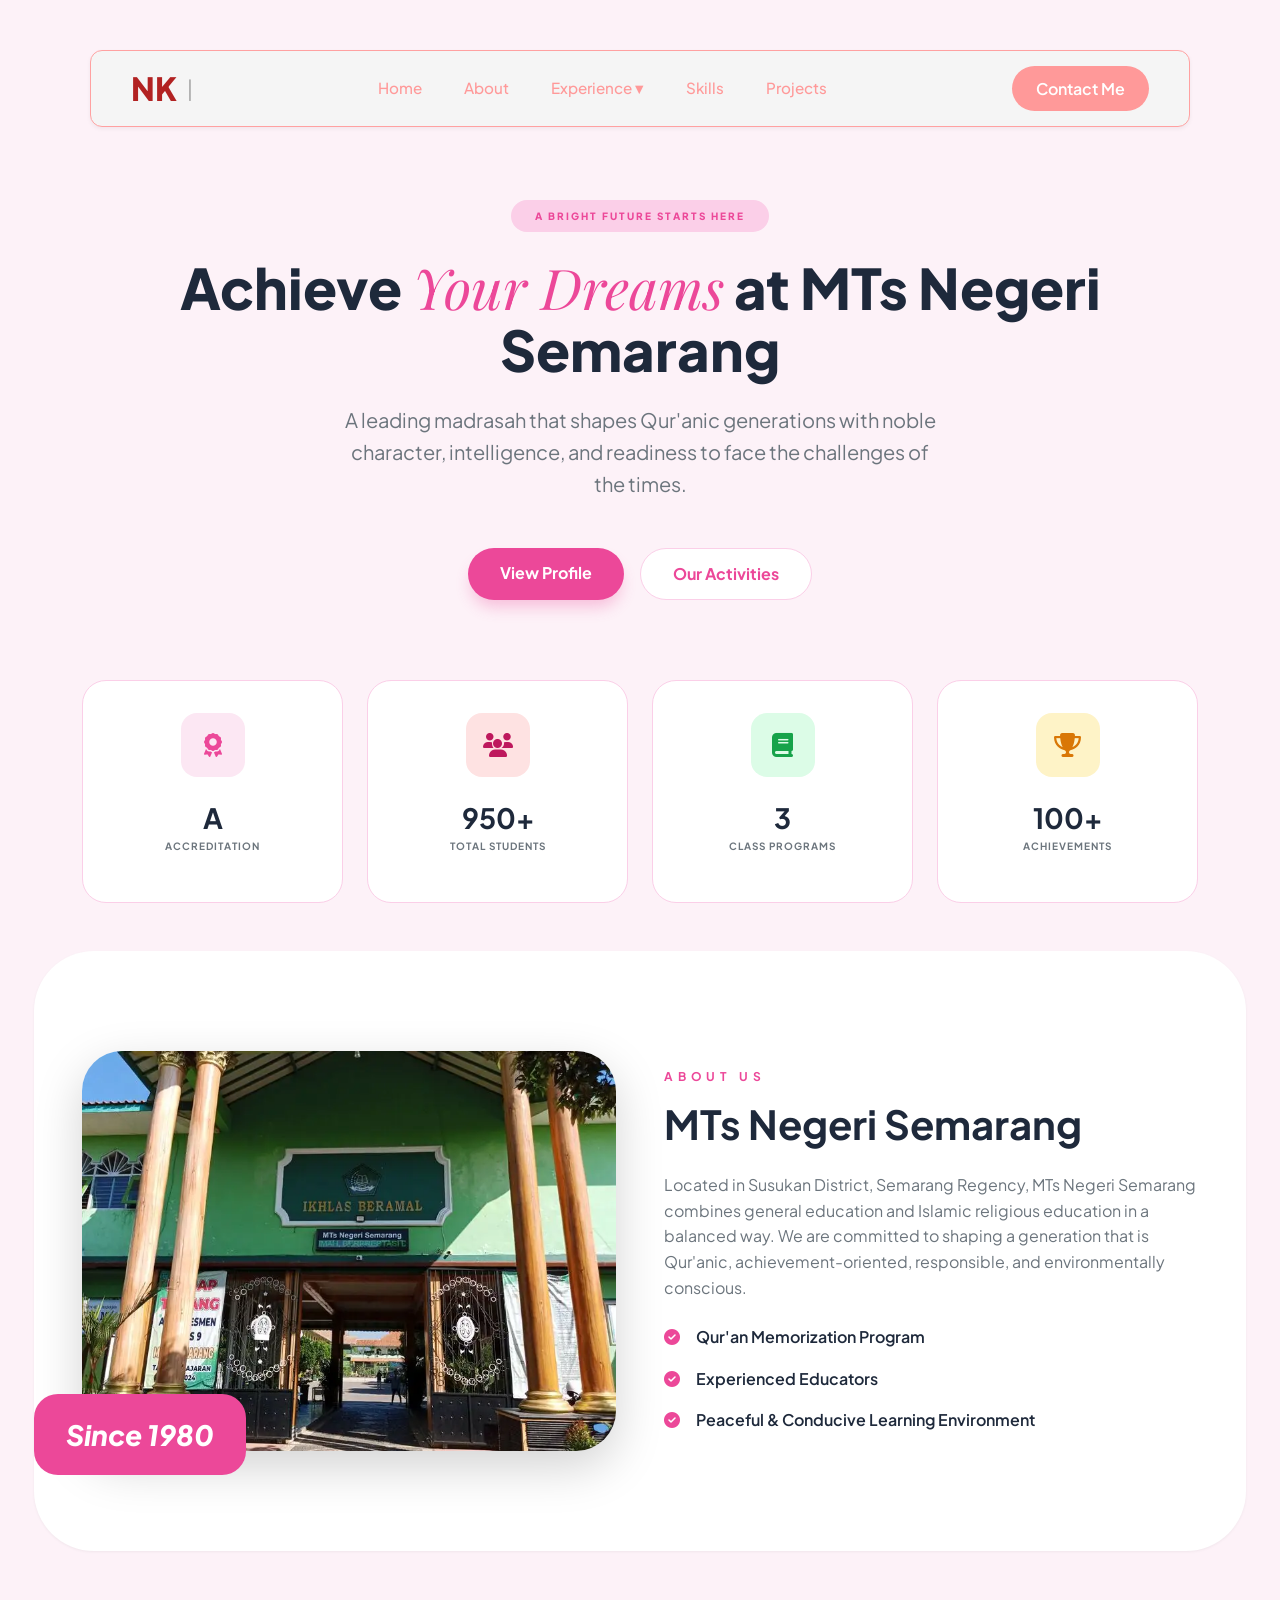
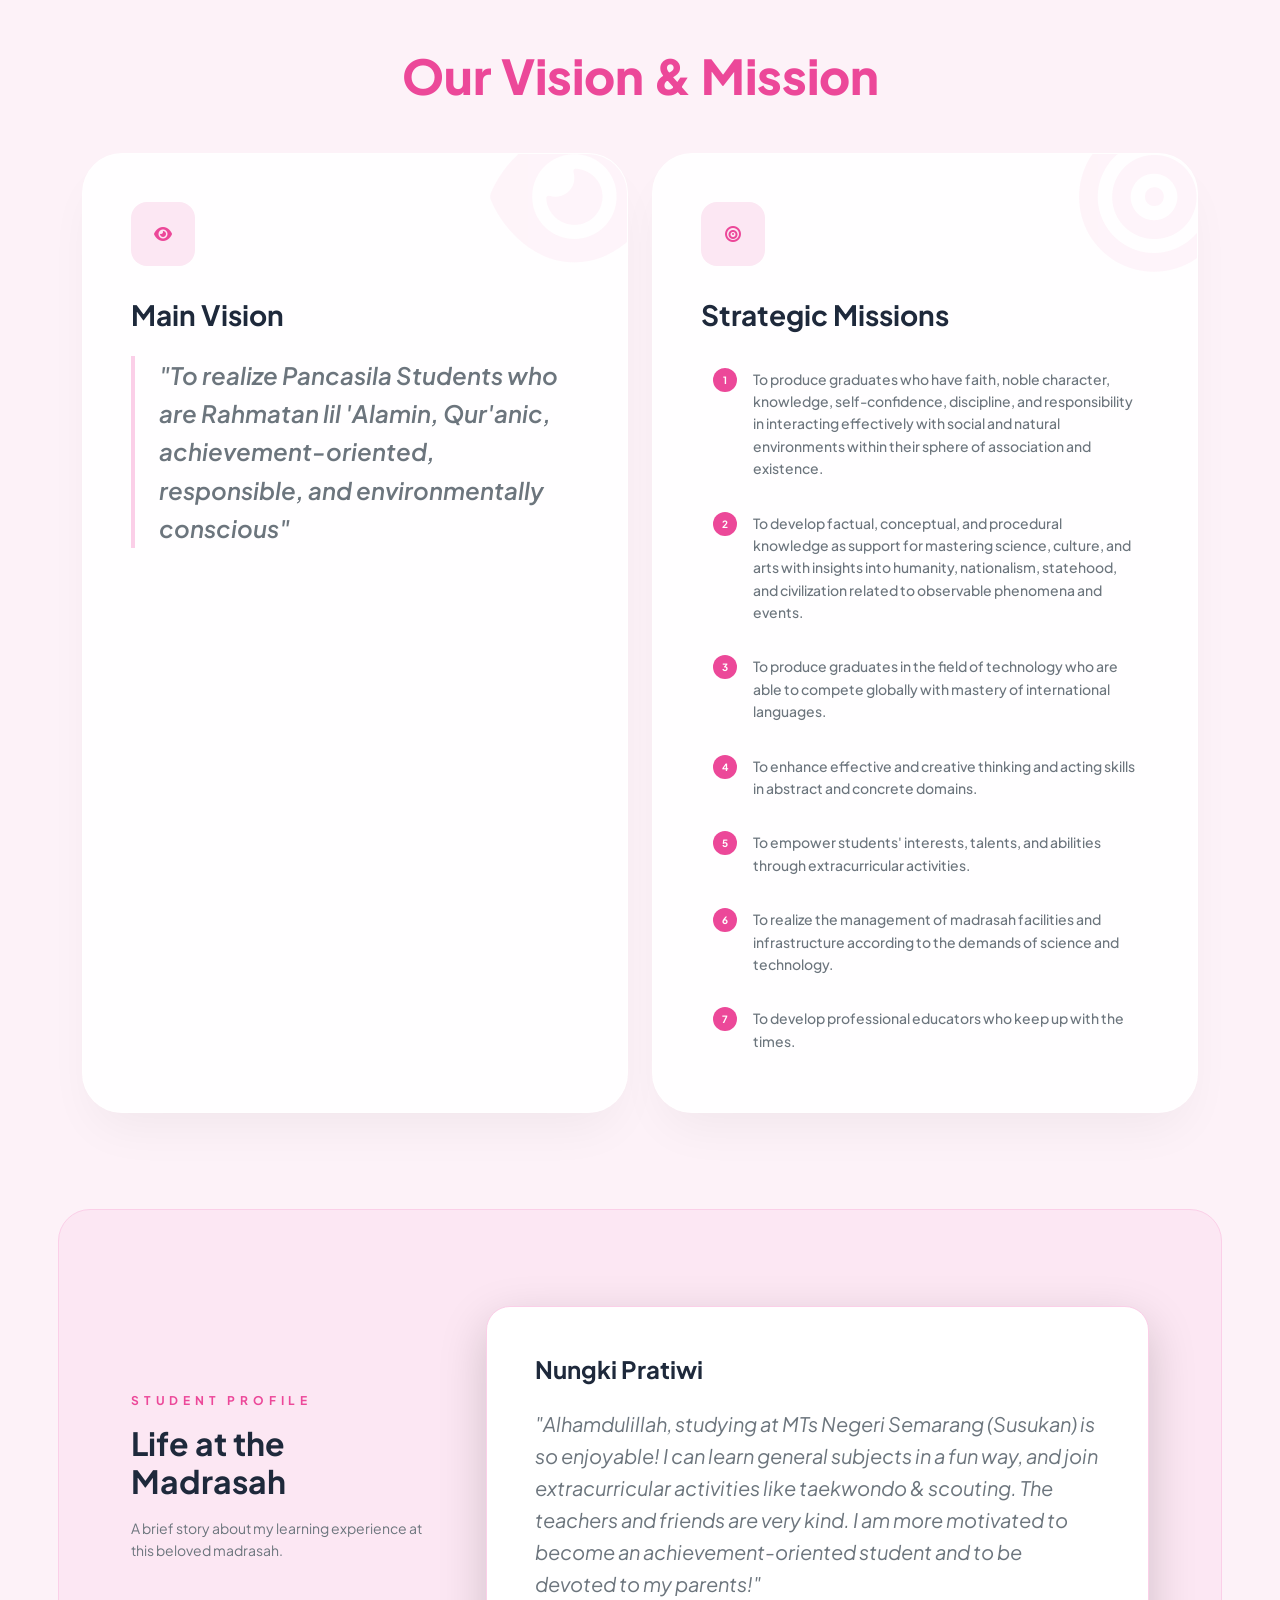
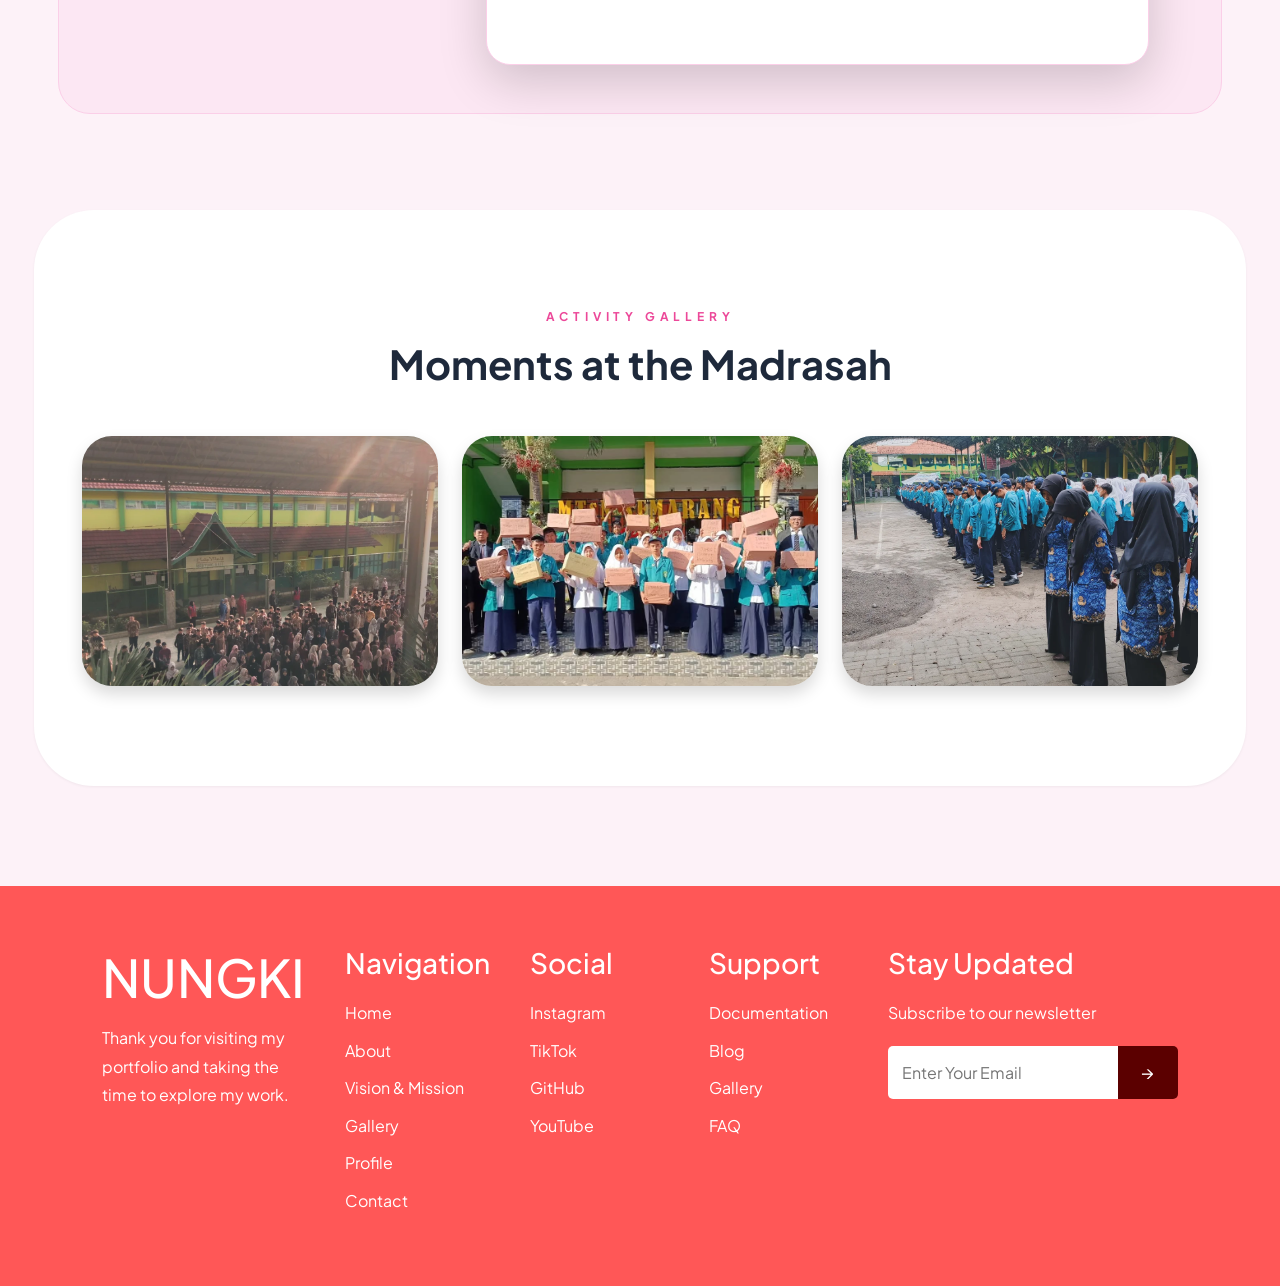
<file: mts_negeri_semarang.html>
<!DOCTYPE html>
<html lang="en">

<head>
    <meta charset="UTF-8">
    <meta name="viewport" content="width=device-width, initial-scale=1.0">
    <title>MTs Negeri Semarang | Learn & Excel</title>

    <link href="https://cdn.jsdelivr.net/npm/bootstrap@5.3.2/dist/css/bootstrap.min.css" rel="stylesheet">
    <link href="https://cdnjs.cloudflare.com/ajax/libs/font-awesome/6.4.0/css/all.min.css" rel="stylesheet">
    <link href="https://fonts.googleapis.com/css2?family=Plus+Jakarta+Sans:wght@300;400;600;700;800&family=Playfair+Display:italic,wght@700&display=swap" rel="stylesheet">

    <style>
        * { box-sizing: border-box; margin: 0; padding: 0; }
        html { scroll-behavior: smooth; }
        body {
            font-family: 'Plus Jakarta Sans', sans-serif;
            background-color: #fdf2f8;
            color: #1e293b;
            padding-top: 140px;
            line-height: 1.6;
        }
        section, div[id] { scroll-margin-top: 150px; }
        .serif-font { font-family: 'Playfair Display', serif; }
        .italic { font-style: italic; }
        .font-light { font-weight: 300; }
        .fw-black { font-weight: 800; }
        .uppercase { text-transform: uppercase; letter-spacing: 0.2em; }
        
        :root {
            --primary: #FF5F5F; --primary-dark: #ff4040; --light-pink: #FFC4C4;
            --bg-pink: #FFF5F5; --grid-color: #FFD6D6; --text-dark: #2D2D2D;
            --text-gray: #666; --white: #fff; --dark-red: #B22222;
            --bs-primary: #ec4899; --school-bg: #fdf2f8; --slate-800: #1e293b;
            --slate-600: #475569; --slate-500: #64748b; --slate-400: #94a3b8;
            --pink-light: #fce7f3; --pink-medium: #fbcfe8; --pink-dark: #be185d;
        }

        .navbar {
            background: #f5f5f5; padding: 12px 40px; position: fixed; width: 90%;
            max-width: 1100px; top: 50px; left: 50%; transform: translateX(-50%);
            z-index: 1000; display: flex; justify-content: space-between; align-items: center;
            border: 1px solid #ffa1a1; box-shadow: 0 2px 4px rgba(0,0,0,.05);
            transition: all .3s ease; border-radius: 12px;
        }
        .navbar.scrolled {
            width: 95%!important; top: 10px!important; padding: 10px 30px!important;
            box-shadow: 0 8px 25px rgba(0,0,0,.15)!important; background: #fff!important;
            border-color: #ff6b6b!important;
        }
        .logo-wrapper { display: flex; align-items: center; gap: 10px; }
        .logo { font-size: 2rem; font-weight: 800; color: var(--dark-red); text-decoration: none; }
        .logo-separator { color: #999; font-size: 1.3rem; font-weight: 300; }
        .nav-links { display: flex; list-style: none; align-items: center; gap: 0; margin: 0; padding: 0; }
        .nav-links li { margin: 0 5px; position: relative; }
        .nav-links a {
            text-decoration: none; color: #ff9999; font-size: .95rem; font-weight: 500;
            transition: all .3s ease; padding: 8px 16px; display: inline-block;
        }
        .nav-links a:hover, .nav-links a.active { color: var(--dark-red); }
        .nav-links a.active { border-bottom: 2px solid var(--dark-red); }

        .has-dropdown { position: relative; }
        .dropdown-btn { cursor: pointer; user-select: none; display: inline-flex; align-items: center; gap: 5px; }
        .dropdown-btn .arrow { font-size: .7rem; transition: transform .3s ease; }
        .dropdown-btn.open .arrow { transform: rotate(180deg); }
        .dropdown-list {
            position: absolute; top: 100%; left: 0; background: #fff; border-radius: 12px;
            box-shadow: 0 10px 40px rgba(0,0,0,.15); min-width: 220px; padding: 8px 0;
            list-style: none; margin: 0; opacity: 0; visibility: hidden;
            transform: translateY(-8px); transition: all .25s ease; z-index: 9999;
        }
        .has-dropdown.open .dropdown-list { opacity: 1; visibility: visible; transform: translateY(0); }
        .dropdown-list li a {
            display: block; padding: 10px 20px; color: var(--text-dark); font-size: .9rem;
            text-decoration: none; transition: all .2s ease;
        }
        .dropdown-list li a:hover { background: #fff5f5; color: var(--dark-red); padding-left: 24px; }
        .btn-contact {
            background: #ff9999!important; color: #fff!important; font-weight: 600;
            padding: 10px 24px!important; border-radius: 25px!important; text-decoration: none;
            display: inline-block; transition: all .3s ease;
        }
        .btn-contact:hover { background: var(--dark-red)!important; transform: translateY(-2px); box-shadow: 0 4px 8px rgba(0,0,0,.15); }

        .hero-section { padding-top: 60px; padding-bottom: 80px; text-align: center; }
        .badge-hero {
            background-color: var(--pink-medium); color: var(--bs-primary);
            font-size: 10px; font-weight: 800; letter-spacing: 0.2em;
            padding: 0.5rem 1.5rem; border-radius: 50px; display: inline-block; margin-bottom: 1.5rem;
        }
        .hero-title { font-weight: 800; line-height: 1.1; margin-bottom: 1.5rem; font-size: clamp(2rem, 5vw, 3.5rem); }

        .card-school {
            background: white; border-radius: 24px; border: 1px solid var(--pink-medium);
            padding: 2rem; transition: all 0.3s ease; height: 100%;
        }
        .card-school:hover { transform: translateY(-5px); box-shadow: 0 10px 30px -10px rgba(236,72,153,0.2); }
        .icon-box-stat {
            width: 64px; height: 64px; border-radius: 16px; display: flex;
            align-items: center; justify-content: center; margin: 0 auto 1.5rem; font-size: 1.5rem;
        }
        .icon-box-stat.bg-pink { background: var(--pink-light); color: var(--bs-primary); }
        .icon-box-stat.bg-red { background: #fee2e2; color: var(--pink-dark); }
        .icon-box-stat.bg-green { background: #dcfce7; color: #16a34a; }
        .icon-box-stat.bg-yellow { background: #fef3c7; color: #d97706; }

        .glass-card {
            background: rgba(255,255,255,0.9); backdrop-filter: blur(12px);
            border: 1px solid rgba(255,255,255,0.5); border-radius: 40px;
            padding: 3rem; position: relative; overflow: hidden;
            box-shadow: 0 25px 50px -12px rgba(0,0,0,0.05);
        }
        .icon-box-vision {
            width: 64px; height: 64px; background: var(--pink-light); color: var(--bs-primary);
            border-radius: 16px; display: flex; align-items: center; justify-content: center;
            margin-bottom: 2rem; transition: all 0.5s cubic-bezier(0.4,0,0.2,1);
        }
        .glass-card:hover .icon-box-vision { transform: scale(1.1) rotate(5deg); background: var(--bs-primary); color: white; }
        .bg-icon-watermark {
            position: absolute; right: -2rem; top: -2rem; font-size: 150px;
            opacity: 0.05; pointer-events: none; color: var(--bs-primary);
        }

        .section-container {
            border-radius: 60px; background: white; padding: 100px 20px;
            box-shadow: 0 1px 3px rgba(0,0,0,0.05); margin: 0 10px;
        }
        .img-rounded-large { border-radius: 40px; object-fit: cover; width: 100%; height: 400px; }
        .since-badge {
            background: var(--bs-primary); color: white; padding: 1.5rem 2rem;
            border-radius: 24px; position: absolute; bottom: -24px; left: -24px;
        }
        .mission-item {
            display: flex; gap: 1rem; align-items: flex-start; padding: 0.75rem;
            border-radius: 1rem; transition: all 0.3s ease;
        }
        .mission-item:hover { transform: translateX(10px); background: var(--pink-light); }
        .mission-number {
            flex-shrink: 0; width: 24px; height: 24px; background: var(--bs-primary);
            color: white; border-radius: 50%; display: flex; align-items: center;
            justify-content: center; font-size: 10px; font-weight: 700;
        }

        .btn-school-primary {
            background: var(--bs-primary); color: white; padding: 0.75rem 2rem;
            border-radius: 50px; font-weight: 700; border: none;
            box-shadow: 0 10px 15px -3px rgba(236,72,153,0.3); transition: all 0.3s ease;
            text-decoration: none; display: inline-block;
        }
        .btn-school-primary:hover { background: var(--pink-dark); color: white; transform: translateY(-2px); }
        .btn-school-outline {
            background: white; color: var(--bs-primary); padding: 0.75rem 2rem;
            border-radius: 50px; font-weight: 700; border: 1px solid var(--pink-medium);
            transition: all 0.3s ease; text-decoration: none; display: inline-block;
        }
        .btn-school-outline:hover { background: var(--pink-light); transform: translateY(-2px); }

        .gallery-img {
            width: 100%; height: 250px; object-fit: cover; border-radius: 30px;
            transition: transform 0.5s ease; display: block;
        }
        .gallery-img:hover { transform: scale(1.05); }

        .bg-pink-light { background-color: var(--pink-light) !important; }
        .border-pink { border-color: var(--pink-medium) !important; }
        .text-pink { color: var(--bs-primary) !important; }

        .footer { background: #ff5757; padding: 60px 8%; margin-top: 100px; }
        .footer-container {
            max-width: 1200px; margin: auto; display: grid;
            grid-template-columns: 1.2fr 1fr 1fr 1fr 1.5fr; gap: 40px;
        }
        .footer-logo h1 { font-size: 52px; color: white; margin-bottom: 15px; }
        .footer-logo p { color: white; line-height: 1.8; max-width: 220px; }
        .footer-column h3 { color: white; margin-bottom: 20px; font-size: 28px; }
        .footer-column ul { list-style: none; padding: 0; margin: 0; }
        .footer-column ul li { margin-bottom: 12px; }
        .footer-column ul li a { color: white; text-decoration: none; transition: 0.3s; }
        .footer-column ul li a:hover { opacity: 0.7; }
        .newsletter p { color: white; margin-bottom: 20px; }
        .newsletter-form { display: flex; overflow: hidden; border-radius: 5px; }
        .newsletter-form input { flex: 1; padding: 14px; border: none; outline: none; }
        .newsletter-form button {
            width: 60px; border: none; background: #5b0000; color: white;
            cursor: pointer; font-size: 18px;
        }

        @media (max-width: 992px) {
            .navbar { flex-direction: column; width: 95%; padding: 15px 20px; gap: 15px; top: 45px; }
            .nav-links { flex-wrap: wrap; justify-content: center; width: 100%; }
            .btn-contact { width: 100%; text-align: center; }
            body { padding-top: 170px; }
        }
        @media (max-width: 768px) {
            .footer-container { grid-template-columns: 1fr; text-align: center; }
            .section-container { border-radius: 30px; padding: 60px 15px; margin: 0; }
            .hero-title { font-size: 2rem; }
            .glass-card { padding: 2rem 1.5rem; }
            .since-badge { position: relative; bottom: auto; left: auto; margin-top: 1rem; }
        }
        @media (max-width: 480px) {
            .logo { font-size: 1.5rem; }
            .nav-links a { font-size: 0.85rem; padding: 6px 10px; }
        }
    </style>
</head>
<body>
    <nav class="navbar">
        <div class="logo-wrapper">
            <a href="index.html" class="logo">NK</a>
            <span class="logo-separator">|</span>
        </div>
        <ul class="nav-links">
            <li><a href="index.html">Home</a></li>
            <li><a href="#sekolah">About</a></li>
            <li class="has-dropdown" id="myDropdown">
                <a class="dropdown-btn" id="dropdownBtn" onclick="toggleDropdown(event)">
                    Experience <span class="arrow">▼</span>
                </a>
                <ul class="dropdown-list" id="dropdownList">
                    <li><a href="#visimisi" onclick="closeDropdown()">Recount Text</a></li>
                    <li><a href="https://drive.google.com/file/d/1CsK9w5JCvskGYom9b11gnLYfU0I5MCEq/view?usp=sharing" onclick="closeDropdown()" target="_blank">Curriculum Vitae</a></li>
                    <li><a href="https://www.instagram.com/reel/DYSJABvp7rk/?igsh=Zno3cGZiMHo5Ymh0" onclick="closeDropdown()" target="_blank">Informatics</a></li>
                    <li><a href="https://www.figma.com/design/YZMIseTohHYmBD29ylZFhA/Nungki?t=E86Cet9Xbv67QFgU-0" onclick="closeDropdown()" target="_blank">Figma Design</a></li>
                </ul>
            </li>
            <li><a href="#galeri">Skills</a></li>
            <li><a href="#murid">Projects</a></li>
        </ul>
        <a href="#contact" class="btn-contact">Contact Me</a>
    </nav>

    <section id="beranda" class="hero-section text-center">
        <div class="container">
            <div class="row justify-content-center">
                <div class="col-lg-10">
                    <span class="badge-hero uppercase">A Bright Future Starts Here</span>
                    <h1 class="hero-title display-3">
                        Achieve <span class="serif-font italic text-pink font-light">Your Dreams</span> at MTs Negeri Semarang
                    </h1>
                    <p class="text-secondary fs-5 mx-auto mb-5" style="max-width: 600px;">
                        A leading madrasah that shapes Qur'anic generations with noble character, intelligence, and readiness to face the challenges of the times.
                    </p>
                    <div class="d-flex flex-wrap justify-content-center gap-3">
                        <a href="#sekolah" class="btn-school-primary">View Profile</a>
                        <a href="#galeri" class="btn-school-outline">Our Activities</a>
                    </div>
                </div>
            </div>
        </div>
    </section>

    <section id="statistik" class="pb-5">
        <div class="container">
            <div class="row g-4 text-center">
                <div class="col-6 col-md-3">
                    <div class="card-school">
                        <div class="icon-box-stat bg-pink"><i class="fas fa-award"></i></div>
                        <h4 class="fw-bolder mb-0 fs-3">A</h4>
                        <p class="text-uppercase text-secondary fw-bold mt-1" style="font-size: 10px; letter-spacing: 0.1em;">Accreditation</p>
                    </div>
                </div>
                <div class="col-6 col-md-3">
                    <div class="card-school">
                        <div class="icon-box-stat bg-red"><i class="fas fa-users"></i></div>
                        <h4 class="fw-bolder mb-0 fs-3">950+</h4>
                        <p class="text-uppercase text-secondary fw-bold mt-1" style="font-size: 10px; letter-spacing: 0.1em;">Total Students</p>
                    </div>
                </div>
                <div class="col-6 col-md-3">
                    <div class="card-school">
                        <div class="icon-box-stat bg-green"><i class="fas fa-book"></i></div>
                        <h4 class="fw-bolder mb-0 fs-3">3</h4>
                        <p class="text-uppercase text-secondary fw-bold mt-1" style="font-size: 10px; letter-spacing: 0.1em;">Class Programs</p>
                    </div>
                </div>
                <div class="col-6 col-md-3">
                    <div class="card-school">
                        <div class="icon-box-stat bg-yellow"><i class="fas fa-trophy"></i></div>
                        <h4 class="fw-bolder mb-0 fs-3">100+</h4>
                        <p class="text-uppercase text-secondary fw-bold mt-1" style="font-size: 10px; letter-spacing: 0.1em;">Achievements</p>
                    </div>
                </div>
            </div>
        </div>
    </section>

    <div class="container-fluid px-md-4 mb-5">
        <section id="sekolah" class="section-container">
            <div class="container">
                <div class="row align-items-center g-5">
                    <div class="col-lg-6 position-relative">
                        <img src="ASSET/MTS Negeri Semarang.webp" alt="Madrasah Building" class="img-rounded-large shadow-lg">
                        <div class="since-badge d-none d-md-block">
                            <p class="h3 fw-black italic mb-0">Since 1980</p>
                        </div>
                    </div>
                    <div class="col-lg-6">
                        <h2 class="text-pink fw-bold text-uppercase mb-3" style="font-size: 12px; letter-spacing: 0.4em;">About Us</h2>
                        <h3 class="fw-bold fs-1 mb-4">MTs Negeri Semarang</h3>
                        <p class="text-secondary leading-relaxed mb-4">
                            Located in Susukan District, Semarang Regency, MTs Negeri Semarang combines general education and Islamic religious education in a balanced way.
                            We are committed to shaping a generation that is Qur'anic, achievement-oriented, responsible, and environmentally conscious.
                        </p>
                        <div class="d-grid gap-3">
                            <div class="d-flex align-items-center gap-3 fw-semibold">
                                <i class="fas fa-check-circle text-pink"></i> Qur'an Memorization Program
                            </div>
                            <div class="d-flex align-items-center gap-3 fw-semibold">
                                <i class="fas fa-check-circle text-pink"></i> Experienced Educators
                            </div>
                            <div class="d-flex align-items-center gap-3 fw-semibold">
                                <i class="fas fa-check-circle text-pink"></i> Peaceful & Conducive Learning Environment
                            </div>
                        </div>
                    </div>
                </div>
            </div>
        </section>
    </div>

    <section id="visimisi" class="py-5">
        <div class="container">
            <div class="text-center mb-5">
                <h2 class="fw-black display-5"><span class="text-pink">Our Vision & Mission</span></h2>
            </div>
            <div class="row g-4">
                <div class="col-lg-6">
                    <div class="glass-card h-100">
                        <i class="fas fa-eye bg-icon-watermark"></i>
                        <div class="icon-box-vision"><i class="fas fa-eye"></i></div>
                        <h2 class="fw-bold mb-4 fs-3">Main Vision</h2>
                        <p class="fs-4 text-secondary border-start border-pink border-4 ps-4 italic fw-semibold">
                            "To realize Pancasila Students who are Rahmatan lil 'Alamin, Qur'anic, achievement-oriented, responsible, and environmentally conscious"
                        </p>
                    </div>
                </div>
                <div class="col-lg-6">
                    <div class="glass-card h-100">
                        <i class="fas fa-bullseye bg-icon-watermark"></i>
                        <div class="icon-box-vision bg-pink"><i class="fas fa-bullseye"></i></div>
                        <h2 class="fw-bold mb-4 fs-3">Strategic Missions</h2>
                        <div class="d-grid gap-2">
                            <div class="mission-item"><span class="mission-number">1</span><p class="text-secondary mb-0 small fw-medium">To produce graduates who have faith, noble character, knowledge, self-confidence, discipline, and responsibility in interacting effectively with social and natural environments within their sphere of association and existence.</p></div>
                            <div class="mission-item"><span class="mission-number">2</span><p class="text-secondary mb-0 small fw-medium">To develop factual, conceptual, and procedural knowledge as support for mastering science, culture, and arts with insights into humanity, nationalism, statehood, and civilization related to observable phenomena and events.</p></div>
                            <div class="mission-item"><span class="mission-number">3</span><p class="text-secondary mb-0 small fw-medium">To produce graduates in the field of technology who are able to compete globally with mastery of international languages.</p></div>
                            <div class="mission-item"><span class="mission-number">4</span><p class="text-secondary mb-0 small fw-medium">To enhance effective and creative thinking and acting skills in abstract and concrete domains.</p></div>
                            <div class="mission-item"><span class="mission-number">5</span><p class="text-secondary mb-0 small fw-medium">To empower students' interests, talents, and abilities through extracurricular activities.</p></div>
                            <div class="mission-item"><span class="mission-number">6</span><p class="text-secondary mb-0 small fw-medium">To realize the management of madrasah facilities and infrastructure according to the demands of science and technology.</p></div>
                            <div class="mission-item"><span class="mission-number">7</span><p class="text-secondary mb-0 small fw-medium">To develop professional educators who keep up with the times.</p></div>
                        </div>
                    </div>
                </div>
            </div>
        </div>
    </section>

    <section id="murid" class="py-5 mt-5">
        <div class="container">
            <div class="bg-pink-light rounded-5 p-5 border border-pink row align-items-center g-5">
                <div class="col-lg-4 text-center text-lg-start">
                    <h2 class="text-pink fw-bold text-uppercase mb-3" style="font-size: 12px; letter-spacing: 0.4em;">Student Profile</h2>
                    <h3 class="fw-bold fs-2 mb-3">Life at the Madrasah</h3>
                    <p class="text-secondary small">A brief story about my learning experience at this beloved madrasah.</p>
                </div>
                <div class="col-lg-8">
                    <div class="card-school shadow-lg p-lg-5">
                        <div class="mb-4 text-start">
                            <h4 class="fw-bold mb-1">Nungki Pratiwi</h4>
                        </div>
                        <p class="text-secondary italic fs-5">
                            "Alhamdulillah, studying at MTs Negeri Semarang (Susukan) is so enjoyable!
                            I can learn general subjects in a fun way, and join extracurricular activities like taekwondo & scouting.
                            The teachers and friends are very kind. I am more motivated to become an achievement-oriented student and to be devoted to my parents!"
                        </p>
                    </div>
                </div>
            </div>
        </div>
    </section>

    <div class="container-fluid px-md-4 my-5">
        <section id="galeri" class="section-container">
            <div class="container text-center">
                <h2 class="text-pink fw-bold text-uppercase mb-3" style="font-size: 12px; letter-spacing: 0.4em;">Activity Gallery</h2>
                <h3 class="fw-bold display-6 mb-5">Moments at the Madrasah</h3>
                <div class="row g-4">
                    <div class="col-md-4"><img src="ASSET/Hari Kartini.webp" class="gallery-img shadow" alt="Kartini Day"></div>
                    <div class="col-md-4"><img src="ASSET/Pembagian Hadiah lomba.jpg" class="gallery-img shadow" alt="Award Ceremony"></div>
                    <div class="col-md-4"><img src="ASSET/sumpah pemuda.webp" class="gallery-img shadow" alt="Youth Pledge"></div>
                </div>
            </div>
        </section>
    </div>

    <footer class="footer" id="contact">
        <div class="footer-container">
            <div class="footer-logo">
                <h1>NUNGKI</h1>
                <p>Thank you for visiting my portfolio and taking the time to explore my work.</p>
            </div>
            <div class="footer-column">
                <h3>Navigation</h3>
                <ul>
                    <li><a href="index.html">Home</a></li>
                    <li><a href="#sekolah">About</a></li>
                    <li><a href="#visimisi">Vision & Mission</a></li>
                    <li><a href="#galeri">Gallery</a></li>
                    <li><a href="#murid">Profile</a></li>
                    <li><a href="#contact">Contact</a></li>
                </ul>
            </div>
            <div class="footer-column">
                <h3>Social</h3>
                <ul>
                    <li><a href="https://www.instagram.com/lovelysaa14?igsh=OTJ4cXFuYXQ1azcy" target="_blank">Instagram</a></li>
                    <li><a href="https://www.tiktok.com/@nungkipratiwi481" target="_blank">TikTok</a></li>
                    <li><a href="https://github.com/Nungki2907" target="_blank">GitHub</a></li>
                    <li><a href="https://youtube.com/@nungkipratiwi-n2f" target="_blank">YouTube</a></li>
                </ul>
            </div>
            <div class="footer-column">
                <h3>Support</h3>
                <ul>
                    <li><a href="#">Documentation</a></li>
                    <li><a href="#">Blog</a></li>
                    <li><a href="#">Gallery</a></li>
                    <li><a href="#">FAQ</a></li>
                </ul>
            </div>
            <div class="footer-column newsletter">
                <h3>Stay Updated</h3>
                <p>Subscribe to our newsletter</p>
                <div class="newsletter-form">
                    <input type="email" placeholder="Enter Your Email">
                    <button>→</button>
                </div>
            </div>
        </div>
    </footer>

    <script>
        function toggleDropdown(e) {
            e.preventDefault(); e.stopPropagation();
            var dd = document.getElementById('myDropdown');
            var btn = document.getElementById('dropdownBtn');
            var isOpen = dd.classList.contains('open');
            document.querySelectorAll('.has-dropdown').forEach(d => d.classList.remove('open'));
            document.querySelectorAll('.dropdown-btn').forEach(b => b.classList.remove('open'));
            if (!isOpen) { dd.classList.add('open'); btn.classList.add('open'); }
        }
        function closeDropdown() {
            document.querySelectorAll('.has-dropdown').forEach(d => d.classList.remove('open'));
            document.querySelectorAll('.dropdown-btn').forEach(b => b.classList.remove('open'));
        }
        document.addEventListener('click', function(e) {
            var dd = document.getElementById('myDropdown');
            var btn = document.getElementById('dropdownBtn');
            if (!dd.contains(e.target) && !btn.contains(e.target)) { closeDropdown(); }
        });
        document.querySelectorAll('.dropdown-list a').forEach(link => { link.addEventListener('click', closeDropdown); });

        document.querySelectorAll('a[href^="#"]').forEach(anchor => {
            anchor.addEventListener('click', function (e) {
                const href = this.getAttribute('href');
                if (href === '#' || href.includes('index.html')) return;
                e.preventDefault();
                const target = document.querySelector(href);
                if (target) {
                    target.scrollIntoView({ behavior: 'smooth', block: 'start' });
                    document.querySelectorAll('.nav-links a').forEach(link => link.classList.remove('active'));
                    this.classList.add('active');
                    closeDropdown();
                }
            });
        });

        const sections = document.querySelectorAll('section[id], div[id]');
        const navLinks = document.querySelectorAll('.nav-links a');
        window.addEventListener('scroll', () => {
            let current = '';
            sections.forEach(section => {
                const sectionTop = section.offsetTop - 150;
                if (pageYOffset >= sectionTop) { current = section.getAttribute('id'); }
            });
            navLinks.forEach(link => {
                link.classList.remove('active');
                if (link.getAttribute('href') === '#' + current) { link.classList.add('active'); }
            });
        });

        window.addEventListener('scroll', function() {
            const navbar = document.querySelector('.navbar');
            if (window.scrollY > 50) { navbar.classList.add('scrolled'); }
            else { navbar.classList.remove('scrolled'); }
        });

        document.addEventListener('DOMContentLoaded', function() {
            const firstLink = document.querySelector('.nav-links a[href="#sekolah"]');
            if (firstLink) firstLink.classList.add('active');
        });
    </script>
    <script src="https://cdn.jsdelivr.net/npm/bootstrap@5.3.2/dist/js/bootstrap.bundle.min.js"></script>
</body>
</html>
</file>
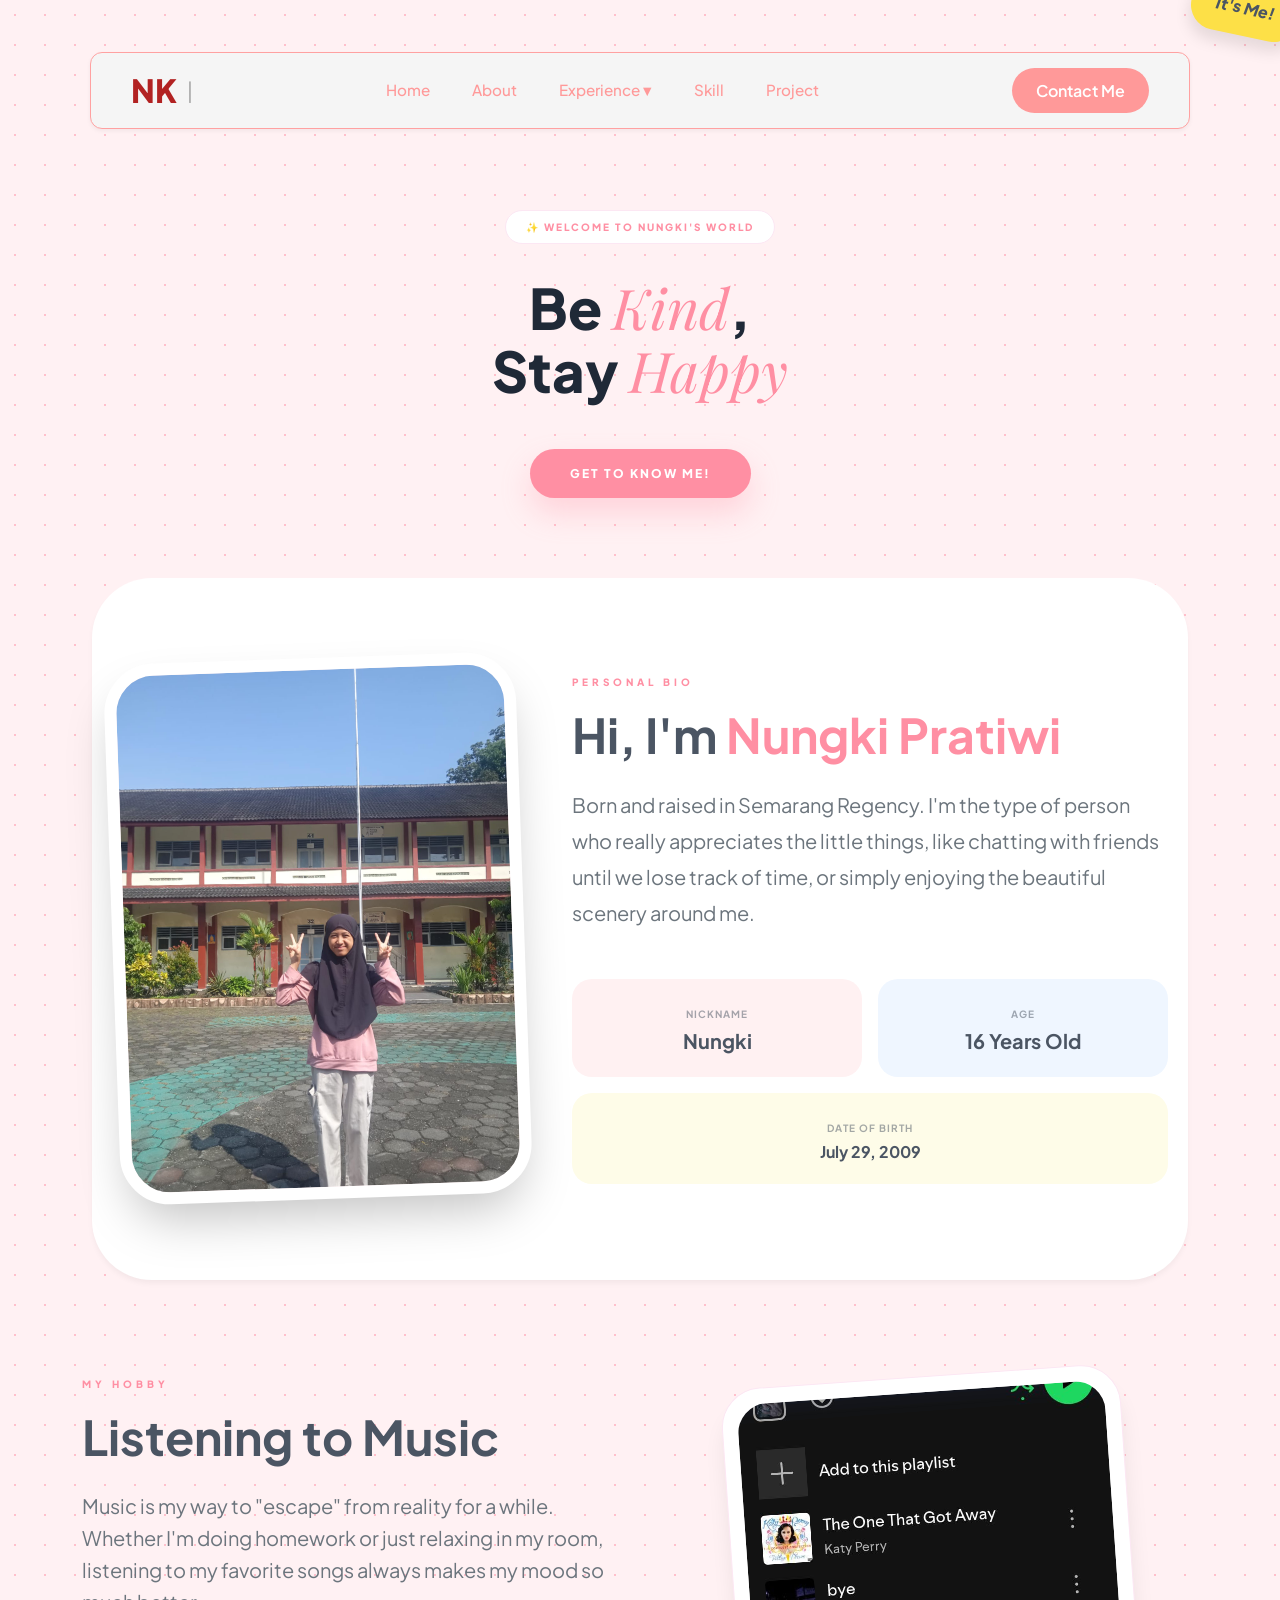
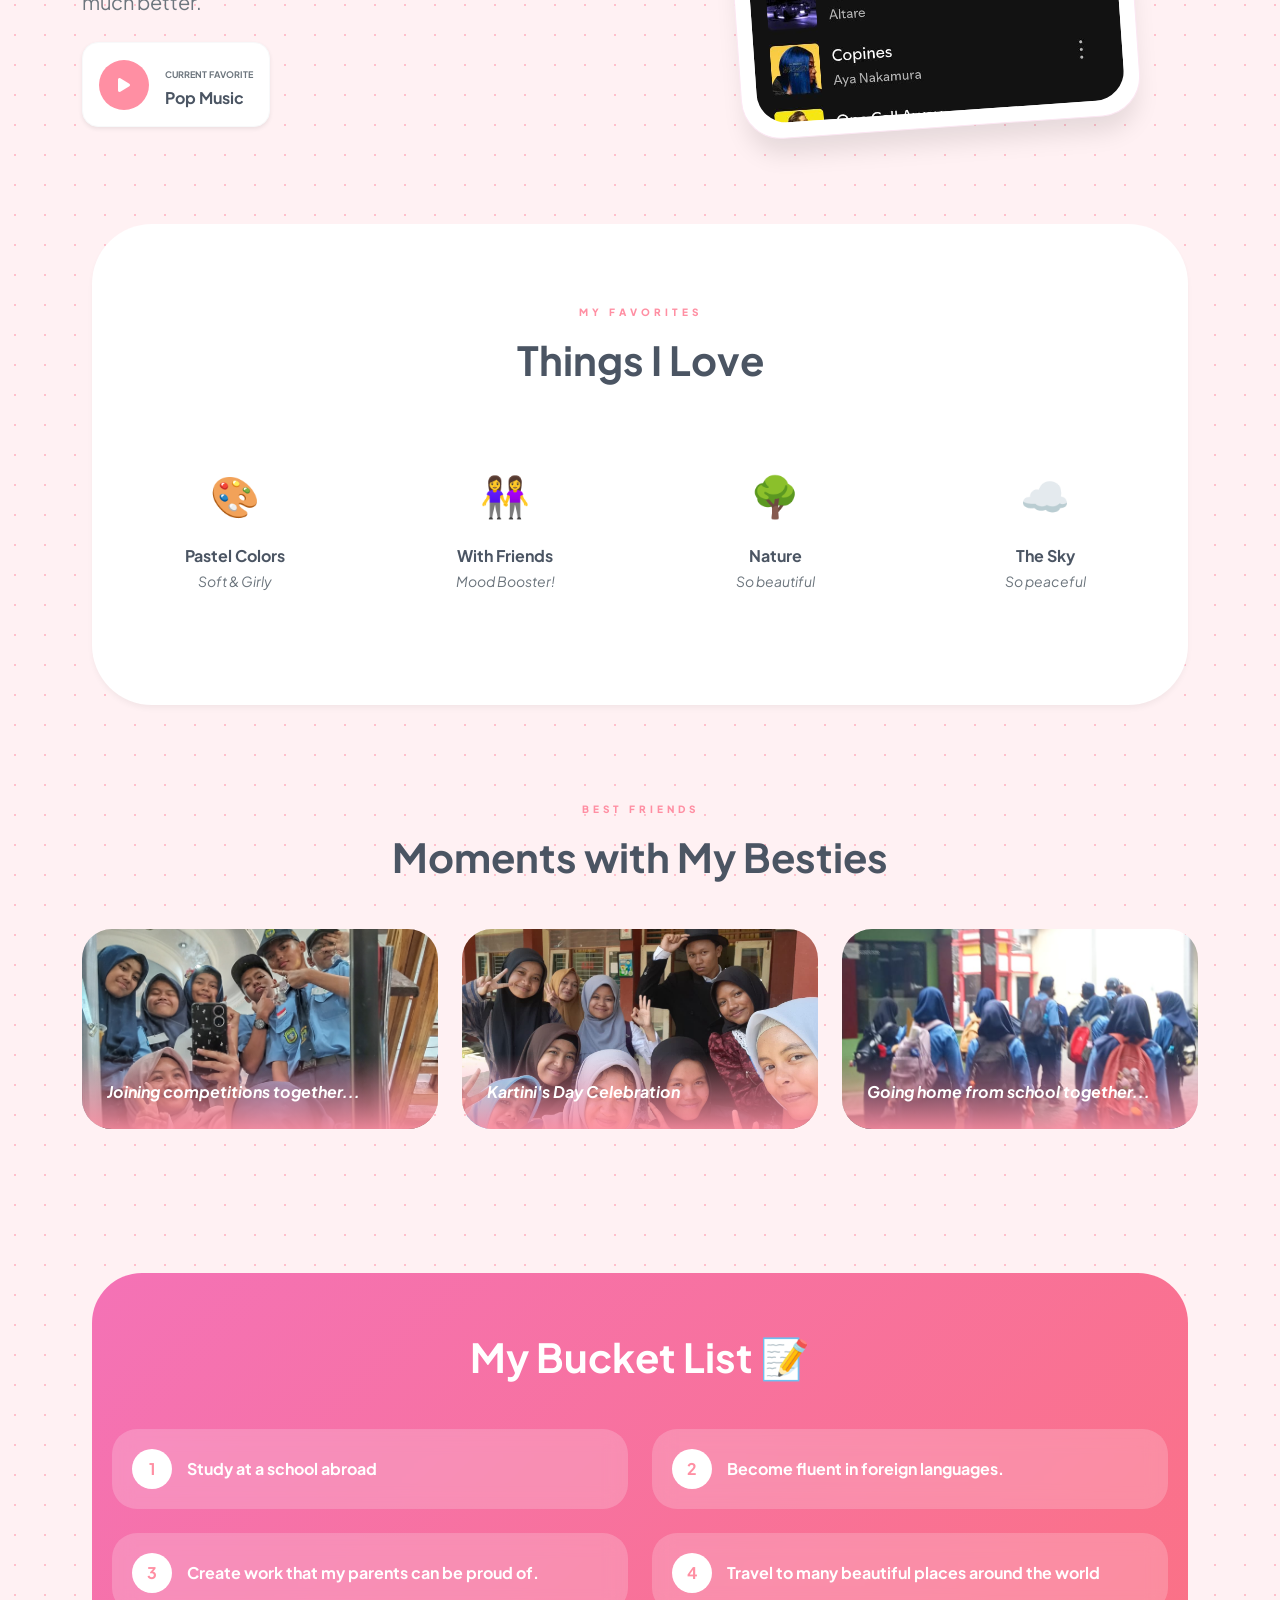
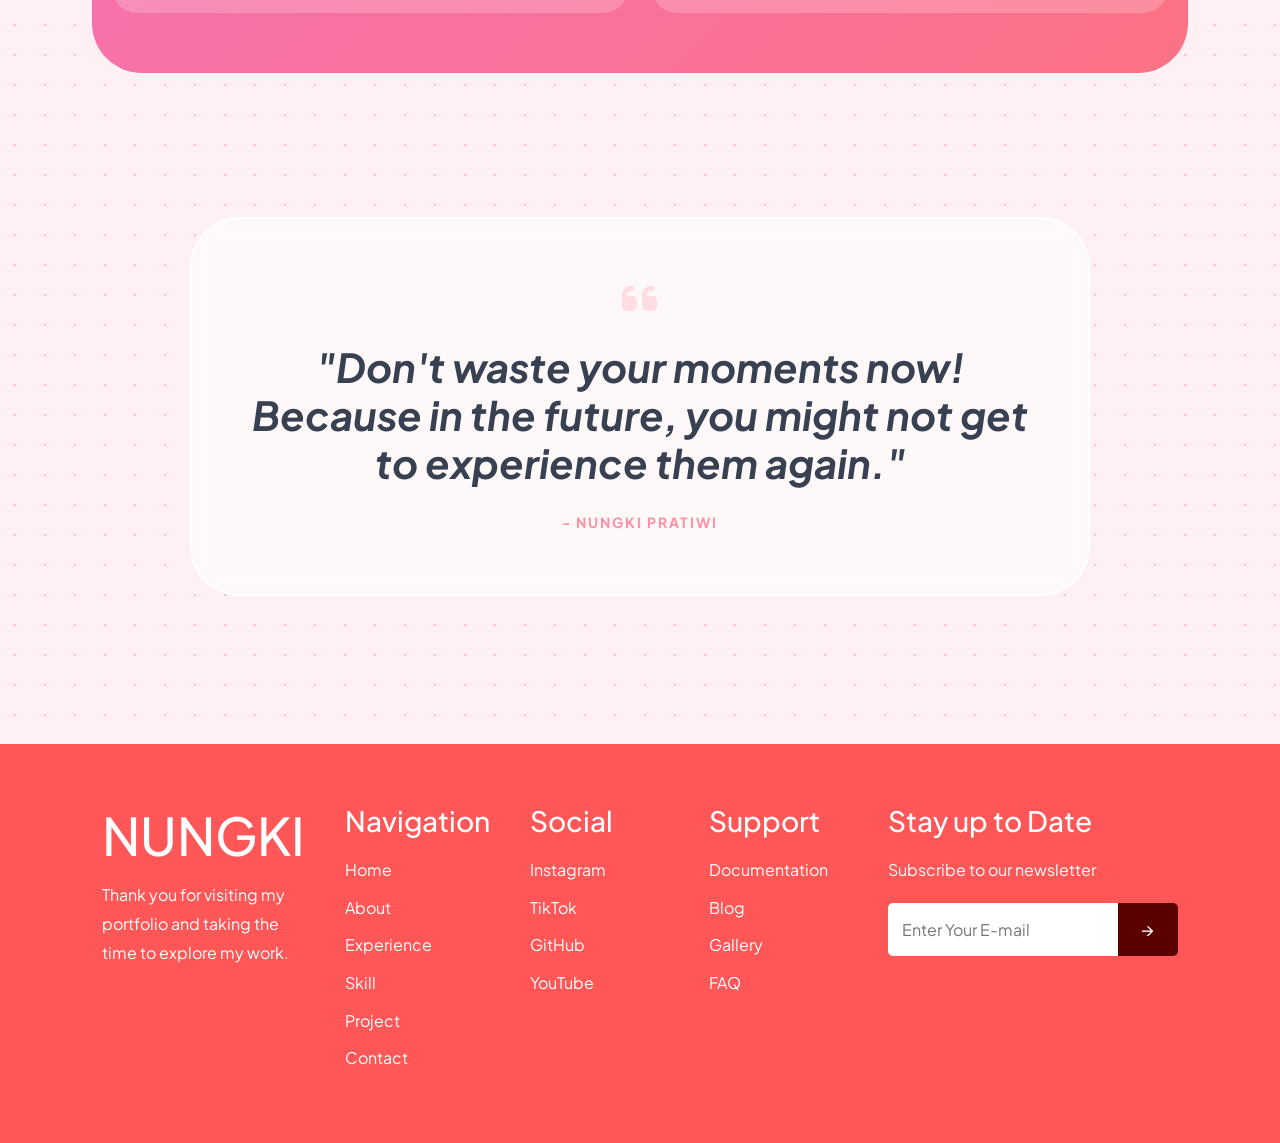
<file: profile.html>
<!DOCTYPE html>
<html lang="en">

<head>
    <meta charset="UTF-8">
    <meta name="viewport" content="width=device-width, initial-scale=1.0">
    <title>Nungki's World | Personal Profile</title>

    <!-- Bootstrap 5 CSS -->
    <link href="https://cdn.jsdelivr.net/npm/bootstrap@5.3.2/dist/css/bootstrap.min.css" rel="stylesheet">
    <!-- Font Awesome -->
    <link href="https://cdnjs.cloudflare.com/ajax/libs/font-awesome/6.4.0/css/all.min.css" rel="stylesheet">
    <!-- Google Fonts -->
    <link
        href="https://fonts.googleapis.com/css2?family=Plus+Jakarta+Sans:wght@300;400;600;700;800&family=Playfair+Display:italic,wght@700&family=Dancing+Script:wght@700&display=swap"
        rel="stylesheet">

    <style>
        :root {
            --primary: #FF5F5F;
            --primary-dark: #ff4040;
            --light-pink: #FFC4C4;
            --bg-pink: #FFF5F5;
            --grid-color: #FFD6D6;
            --text-dark: #2D2D2D;
            --text-gray: #666;
            --white: #fff;
            --dark-red: #B22222;
            --pink-main: #ff8fa3;
            --pink-hover: #ff758f;
            --pink-soft: #fff1f3;
            --pink-light: #fce7f3;
            --gray-text: #4b5563;
            --gray-light: #9ca3af;
        }

        /* ========== RESET & BASE ========== */
        * {
            margin: 0;
            padding: 0;
            box-sizing: border-box;
        }

        html {
            scroll-behavior: smooth;
        }

        body {
            font-family: 'Plus Jakarta Sans', sans-serif;
            background-color: var(--pink-soft);
            color: var(--gray-text);
            padding-top: 150px;
            /* Tinggi top bar + navbar + jarak */
            line-height: 1.6;
            overflow-x: hidden;
        }

        section,
        div[id] {
            scroll-margin-top: 160px;
        }

        .serif-font {
            font-family: 'Playfair Display', serif;
        }

        .handwritten {
            font-family: 'Dancing Script', cursive;
        }

        .italic {
            font-style: italic;
        }

        .font-light {
            font-weight: 300;
        }

        .fw-black {
            font-weight: 800;
        }

        .uppercase {
            text-transform: uppercase;
            letter-spacing: 0.2em;
        }

        .grid-pattern {
            background-image: radial-gradient(#ffc0cb 0.8px, transparent 0.8px);
            background-size: 30px 30px;
        }


        /* ========== NAVBAR - FIXED DI BAWAH TOP BAR ========== */
        .navbar {
            background: #f5f5f5;
            padding: 12px 40px;
            position: fixed;
            width: 90%;
            max-width: 1100px;
            top: 52px;
            /* ✅ DI BAWAH TOP BAR */
            left: 50%;
            transform: translateX(-50%);
            z-index: 1000;
            display: flex;
            justify-content: space-between;
            align-items: center;
            border: 1px solid #ffa1a1;
            box-shadow: 0 2px 4px rgba(0, 0, 0, .05);
            transition: all .3s ease;
            border-radius: 12px;
        }

        .navbar.scrolled {
            width: 95% !important;
            top: 15px !important;
            padding: 10px 30px !important;
            box-shadow: 0 8px 25px rgba(0, 0, 0, .15) !important;
            background: #fff !important;
            border-color: #ff6b6b !important;
        }

        .logo-wrapper {
            display: flex;
            align-items: center;
            gap: 10px;
        }

        .logo {
            font-size: 2rem;
            font-weight: 800;
            color: var(--dark-red);
            text-decoration: none;
        }

        .logo-separator {
            color: #999;
            font-size: 1.3rem;
            font-weight: 300;
        }

        .nav-links {
            display: flex;
            list-style: none;
            align-items: center;
            gap: 0;
            margin: 0;
            padding: 0;
        }

        .nav-links li {
            margin: 0 5px;
            position: relative;
        }

        .nav-links a {
            text-decoration: none;
            color: #ff9999;
            font-size: .95rem;
            font-weight: 500;
            transition: all .3s ease;
            padding: 8px 16px;
            display: inline-block;
        }

        .nav-links a:hover,
        .nav-links a.active {
            color: var(--dark-red);
        }

        .nav-links a.active {
            border-bottom: 2px solid var(--dark-red);
        }

        /* ========== DROPDOWN ========== */
        .has-dropdown {
            position: relative;
        }

        .dropdown-btn {
            cursor: pointer;
            user-select: none;
            display: inline-flex;
            align-items: center;
            gap: 5px;
        }

        .dropdown-btn .arrow {
            font-size: .7rem;
            transition: transform .3s ease;
        }

        .dropdown-btn.open .arrow {
            transform: rotate(180deg);
        }

        .dropdown-list {
            position: absolute;
            top: 100%;
            left: 0;
            background: #fff;
            border-radius: 12px;
            box-shadow: 0 10px 40px rgba(0, 0, 0, .15);
            min-width: 220px;
            padding: 8px 0;
            list-style: none;
            margin: 0;
            opacity: 0;
            visibility: hidden;
            transform: translateY(-8px);
            transition: all .25s ease;
            z-index: 9999;
        }

        .has-dropdown.open .dropdown-list {
            opacity: 1;
            visibility: visible;
            transform: translateY(0);
        }

        .dropdown-list li a {
            display: block;
            padding: 10px 20px;
            color: var(--text-dark);
            font-size: .9rem;
            text-decoration: none;
            transition: all .2s ease;
        }

        .dropdown-list li a:hover {
            background: #fff5f5;
            color: var(--dark-red);
            padding-left: 24px;
        }

        .btn-contact {
            background: #ff9999 !important;
            color: #fff !important;
            font-weight: 600;
            padding: 10px 24px !important;
            border-radius: 25px !important;
            text-decoration: none;
            display: inline-block;
            transition: all .3s ease;
        }

        .btn-contact:hover {
            background: var(--dark-red) !important;
            transform: translateY(-2px);
            box-shadow: 0 4px 8px rgba(0, 0, 0, .15);
        }

        /* ========== HERO SECTION ========== */
        .hero-section {
            padding: 60px 0 80px;
            text-align: center;
        }

        .badge-welcome {
            display: inline-flex;
            align-items: center;
            background: white;
            padding: 8px 20px;
            border-radius: 50px;
            border: 1px solid var(--pink-light);
            font-size: 10px;
            font-weight: 800;
            text-transform: uppercase;
            letter-spacing: 2px;
            color: var(--pink-main);
            margin-bottom: 2rem;
        }

        .hero-title {
            font-weight: 900;
            line-height: 1.1;
            color: #1f2937;
            font-size: clamp(2rem, 5vw, 3.5rem);
        }

        .btn-pink {
            background-color: var(--pink-main);
            color: white;
            border-radius: 50px;
            padding: 15px 40px;
            font-size: 12px;
            font-weight: 800;
            text-transform: uppercase;
            letter-spacing: 2px;
            border: none;
            box-shadow: 0 15px 30px rgba(255, 143, 163, 0.3);
            transition: all 0.3s;
            text-decoration: none;
            display: inline-block;
        }

        .btn-pink:hover {
            background-color: var(--pink-hover);
            transform: translateY(-3px);
            color: white;
        }

        /* ========== TENTANG SECTION ========== */
        .section-white-card {
            background: white;
            border-radius: 60px;
            padding: 80px 20px;
            box-shadow: 0 4px 6px -1px rgba(0, 0, 0, 0.05);
            margin: 0 10px;
        }

        .photo-frame {
            position: relative;
            transform: rotate(-2deg);
            border: 12px solid white;
            border-radius: 50px;
            overflow: hidden;
            box-shadow: 0 25px 50px -12px rgba(0, 0, 0, 0.25);
            background: var(--pink-soft);
        }

        .it-is-me-badge {
            position: absolute;
            top: -20px;
            right: -20px;
            background: #fde047;
            padding: 15px 25px;
            border-radius: 25px;
            font-weight: 900;
            font-style: italic;
            transform: rotate(12deg);
            box-shadow: 0 10px 15px rgba(0, 0, 0, 0.1);
            z-index: 5;
        }

        .bio-label {
            font-size: 10px;
            font-weight: 800;
            letter-spacing: 4px;
            text-transform: uppercase;
            color: var(--pink-main);
            margin-bottom: 1rem;
            display: block;
        }

        .info-card {
            padding: 20px;
            border-radius: 20px;
            height: 100%;
        }

        .bg-pink-tiny {
            background-color: #fff1f2;
        }

        .bg-blue-tiny {
            background-color: #eff6ff;
        }

        .bg-yellow-tiny {
            background-color: #fefce8;
        }

        .bg-purple-tiny {
            background-color: #faf5ff;
        }

        /* ========== HOBI & MUSIC ========== */
        .music-card {
            background: white;
            padding: 15px;
            border-radius: 40px;
            border: 1px solid var(--pink-light);
            box-shadow: 0 20px 25px -5px rgba(0, 0, 0, 0.1);
            transform: rotate(-4deg);
            transition: transform 0.3s;
        }

        .music-card:hover {
            transform: rotate(0deg) scale(1.02);
        }

        .music-img {
            width: 100%;
            height: 320px;
            object-fit: cover;
            border-radius: 30px;
        }

        .play-icon {
            width: 50px;
            height: 50px;
            background: var(--pink-main);
            color: white;
            border-radius: 50%;
            display: flex;
            align-items: center;
            justify-content: center;
            animation: pulse 2s infinite;
        }

        /* ========== FAVORIT CARDS ========== */
        .fav-card {
            background: white;
            border-radius: 30px;
            padding: 30px;
            text-align: center;
            transition: all 0.3s;
            border: 1px solid transparent;
            height: 100%;
        }

        .fav-card:hover {
            transform: translateY(-10px);
            box-shadow: 0 20px 40px -15px rgba(255, 143, 163, 0.2);
            border-color: var(--pink-light);
        }

        /* ========== MOMEN CARDS ========== */
        .moment-img-container {
            position: relative;
            border-radius: 30px;
            overflow: hidden;
            aspect-ratio: 16/9;
        }

        .moment-img {
            width: 100%;
            height: 100%;
            object-fit: cover;
            transition: transform 0.5s;
        }

        .moment-overlay {
            position: absolute;
            bottom: 0;
            left: 0;
            right: 0;
            padding: 25px;
            background: linear-gradient(transparent, rgba(255, 143, 163, 0.9));
            color: white;
            font-weight: bold;
            font-style: italic;
        }

        .moment-img-container:hover .moment-img {
            transform: scale(1.1);
        }

        /* ========== BUCKET LIST ========== */
        .bucket-section {
            background: linear-gradient(135deg, #f472b6, #fb7185);
            border-radius: 50px;
            padding: 60px 20px;
            color: white;
            position: relative;
            overflow: hidden;
            margin: 0 10px;
        }

        .bucket-item {
            background: rgba(255, 255, 255, 0.2);
            backdrop-filter: blur(10px);
            padding: 20px;
            border-radius: 25px;
            display: flex;
            align-items: center;
            gap: 15px;
            height: 100%;
        }

        .bucket-number {
            width: 40px;
            height: 40px;
            background: white;
            color: var(--pink-main);
            border-radius: 50%;
            display: flex;
            align-items: center;
            justify-content: center;
            font-weight: bold;
            flex-shrink: 0;
        }

        /* ========== QUOTE SECTION ========== */
        .glass-quote {
            background: rgba(255, 255, 255, 0.5);
            backdrop-filter: blur(10px);
            border: 2px solid white;
            border-radius: 50px;
            padding: 60px 40px;
            text-align: center;
            max-width: 900px;
            margin: 0 auto;
        }

        /* ========== FOOTER ========== */
        .footer {
            background: #ff5757;
            padding: 60px 8%;
            margin-top: 100px;
        }

        .footer-container {
            max-width: 1200px;
            margin: auto;
            display: grid;
            grid-template-columns: 1.2fr 1fr 1fr 1fr 1.5fr;
            gap: 40px;
        }

        .footer-logo h1 {
            font-size: 52px;
            color: white;
            margin-bottom: 15px;
        }

        .footer-logo p {
            color: white;
            line-height: 1.8;
            max-width: 220px;
        }

        .footer-column h3 {
            color: white;
            margin-bottom: 20px;
            font-size: 28px;
        }

        .footer-column ul {
            list-style: none;
            padding: 0;
            margin: 0;
        }

        .footer-column ul li {
            margin-bottom: 12px;
        }

        .footer-column ul li a {
            color: white;
            text-decoration: none;
            transition: 0.3s;
        }

        .footer-column ul li a:hover {
            opacity: 0.7;
        }

        .newsletter p {
            color: white;
            margin-bottom: 20px;
        }

        .newsletter-form {
            display: flex;
            overflow: hidden;
            border-radius: 5px;
        }

        .newsletter-form input {
            flex: 1;
            padding: 14px;
            border: none;
            outline: none;
        }

        .newsletter-form button {
            width: 60px;
            border: none;
            background: #5b0000;
            color: white;
            cursor: pointer;
            font-size: 18px;
        }

        /* ========== ANIMATIONS ========== */
        @keyframes pulse {
            0% {
                transform: scale(1);
            }

            50% {
                transform: scale(1.1);
                box-shadow: 0 0 20px rgba(255, 143, 163, 0.5);
            }

            100% {
                transform: scale(1);
            }
        }

        .animate-float {
            animation: float 4s ease-in-out infinite;
        }

        @keyframes float {

            0%,
            100% {
                transform: translateY(0);
            }

            50% {
                transform: translateY(-20px);
            }
        }

        /* ========== RESPONSIVE ========== */
        @media (max-width: 992px) {
            .navbar {
                flex-direction: column;
                width: 95%;
                padding: 15px 20px;
                gap: 15px;
                top: 52px;
            }

            .nav-links {
                flex-wrap: wrap;
                justify-content: center;
                width: 100%;
            }

            .btn-contact {
                width: 100%;
                text-align: center;
            }

            body {
                padding-top: 180px;
            }
        }

        @media (max-width: 768px) {
            .footer-container {
                grid-template-columns: 1fr;
                text-align: center;
            }

            .section-white-card {
                border-radius: 30px;
                padding: 60px 15px;
                margin: 0;
            }

            .bucket-section {
                padding: 30px 15px;
                margin: 0;
            }

            .hero-title {
                font-size: 2rem;
            }

            .glass-quote {
                padding: 40px 20px;
            }

            .navbar {
                top: 52px;
            }
        }

        @media (max-width: 480px) {
            .top-bar-text {
                font-size: 12px;
            }

            .logo {
                font-size: 1.5rem;
            }

            .nav-links a {
                font-size: 0.85rem;
                padding: 6px 10px;
            }
        }
    </style>
</head>

<body class="grid-pattern">

    <!-- ========== NAVBAR ========== -->
    <nav class="navbar">
        <div class="logo-wrapper">
            <a href="index.html" class="logo">NK</a>
            <span class="logo-separator">|</span>
        </div>
        <ul class="nav-links">
            <li><a href="index.html">Home</a></li>
            <li><a href="index.html#about">About</a></li>
            <li class="has-dropdown" id="myDropdown">
                <a class="dropdown-btn" id="dropdownBtn" onclick="toggleDropdown(event)">
                    Experience <span class="arrow">▼</span>
                </a>
                <ul class="dropdown-list" id="dropdownList">
                    <li><a href="index.html#experience" onclick="closeDropdown()">Recount Text</a></li>
                    <li><a href="https://drive.google.com/file/d/1CsK9w5JCvskGYom9b11gnLYfU0I5MCEq/view?usp=sharing"
                            onclick="closeDropdown()" target="_blank">Curriculum vitae</a></li>
                    <li><a href="https://www.instagram.com/reel/DYSJABvp7rk/?igsh=Zno3cGZiMHo5Ymh0"
                            onclick="closeDropdown()" target="_blank">Informatika</a></li>
                    <li><a href="https://www.figma.com/design/YZMIseTohHYmBD29ylZFhA/Nungki?t=E86Cet9Xbv67QFgU-0"
                            onclick="closeDropdown()" target="_blank">Desain Figma</a></li>
                </ul>
            </li>
            <li><a href="index.html#skills">Skill</a></li>
            <li><a href="index.html#projects">Project</a></li>
        </ul>
        <a href="index.html#contact" class="btn-contact">Contact Me</a>
    </nav>

    <!-- ========== HERO SECTION ========== -->
    <section id="beranda" class="hero-section">
        <div class="container">
            <div class="badge-welcome">✨ Welcome to Nungki's World</div>
            <h1 class="hero-title">
                Be <span class="serif-font italic font-light" style="color: var(--pink-main);">Kind</span>, <br>
                Stay <span class="serif-font italic font-light" style="color: var(--pink-main);">Happy</span>
            </h1>
            <div class="mt-5">
                <a href="#tentang" class="btn-pink">Get to Know Me!</a>
            </div>
        </div>
    </section>

    <!-- ========== ABOUT ME SECTION ========== -->
    <section id="tentang" class="container mb-5">
        <div class="section-white-card">
            <div class="row align-items-center g-5">
                <div class="col-md-5">
                    <div class="animate-float">
                        <div class="photo-frame">
                            <img src="ASSET/Nungki.jpeg" alt="Photo of Nungki Pratiwi" class="img-fluid w-100">
                        </div>
                        <div class="it-is-me-badge">It's Me!</div>
                    </div>
                </div>
                <div class="col-md-7">
                    <span class="bio-label">Personal Bio</span>
                    <h2 class="display-5 fw-bold mb-4">Hi, I'm <span style="color: var(--pink-main);">Nungki
                            Pratiwi</span></h2>
                    <p class="fs-5 text-secondary mb-5" style="line-height: 1.8;">
                        Born and raised in Semarang Regency. I'm the type of person who really appreciates the little
                        things, like chatting with friends until we lose track of time, or simply enjoying the beautiful
                        scenery around me.
                    </p>
                    <div class="row g-3 text-center">
                        <div class="col-6">
                            <div class="info-card bg-pink-tiny">
                                <small class="fw-bold text-uppercase opacity-50"
                                    style="font-size: 10px; letter-spacing: 1px;">Nickname</small>
                                <p class="fw-bold fs-5 m-0">Nungki</p>
                            </div>
                        </div>
                        <div class="col-6">
                            <div class="info-card bg-blue-tiny">
                                <small class="fw-bold text-uppercase opacity-50"
                                    style="font-size: 10px; letter-spacing: 1px;">Age</small>
                                <p class="fw-bold fs-5 m-0">16 Years Old</p>
                            </div>
                        </div>
                        <div class="col-12">
                            <div class="info-card bg-yellow-tiny">
                                <small class="fw-bold text-uppercase opacity-50"
                                    style="font-size: 10px; letter-spacing: 1px;">Date of Birth</small>
                                <p class="fw-bold fs-6 m-0">July 29, 2009</p>
                            </div>
                        </div>
                    </div>
                </div>
            </div>
        </div>
    </section>

    <!-- ========== HOBBIES SECTION ========== -->
    <section id="hobi" class="container py-5 my-5">
        <div class="row align-items-center g-5">
            <div class="col-md-6">
                <span class="bio-label">My Hobby</span>
                <h2 class="display-5 fw-bold mb-4">Listening to Music</h2>
                <p class="fs-5 text-secondary mb-4">
                    Music is my way to "escape" from reality for a while. Whether I'm doing homework or just relaxing in
                    my room, listening to my favorite songs always makes my mood so much better.
                </p>
                <div
                    class="d-inline-flex align-items-center gap-3 bg-white p-3 rounded-4 border border-light shadow-sm">
                    <div class="play-icon"><i class="fas fa-play"></i></div>
                    <div>
                        <small class="fw-bold text-secondary text-uppercase" style="font-size: 9px;">Current
                            Favorite</small>
                        <p class="fw-bold m-0">Pop Music</p>
                    </div>
                </div>
            </div>
            <div class="col-md-6">
                <div class="music-card mx-auto" style="max-width: 400px;">
                    <img src="ASSET/song.jpeg" alt="Music Poster" class="music-img">
                </div>
            </div>
        </div>
    </section>

    <!-- ========== FAVORITES SECTION ========== -->
    <section id="favorit" class="container mb-5">
        <div class="section-white-card">
            <div class="text-center mb-5">
                <span class="bio-label">My Favorites</span>
                <h2 class="display-6 fw-bold">Things I Love</h2>
            </div>
            <div class="row g-4">
                <div class="col-6 col-lg-3">
                    <div class="fav-card bg-pink-tiny">
                        <div class="fs-1 mb-3">🎨</div>
                        <p class="fw-bold m-0">Pastel Colors</p>
                        <small class="text-secondary italic">Soft & Girly</small>
                    </div>
                </div>
                <div class="col-6 col-lg-3">
                    <div class="fav-card bg-blue-tiny">
                        <div class="fs-1 mb-3">👭</div>
                        <p class="fw-bold m-0">With Friends</p>
                        <small class="text-secondary italic">Mood Booster!</small>
                    </div>
                </div>
                <div class="col-6 col-lg-3">
                    <div class="fav-card bg-yellow-tiny">
                        <div class="fs-1 mb-3">🌳</div>
                        <p class="fw-bold m-0">Nature</p>
                        <small class="text-secondary italic">So beautiful</small>
                    </div>
                </div>
                <div class="col-6 col-lg-3">
                    <div class="fav-card bg-purple-tiny">
                        <div class="fs-1 mb-3">☁️</div>
                        <p class="fw-bold m-0">The Sky</p>
                        <small class="text-secondary italic">So peaceful</small>
                    </div>
                </div>
            </div>
        </div>
    </section>

    <!-- ========== MOMENTS SECTION ========== -->
    <section id="momen" class="container py-5">
        <div class="text-center mb-5">
            <span class="bio-label">Best Friends</span>
            <h2 class="display-6 fw-bold">Moments with My Besties</h2>
        </div>
        <div class="row g-4">
            <div class="col-md-4">
                <div class="moment-img-container">
                    <img src="ASSET/Lomba.jpeg" alt="School Competition" class="moment-img">
                    <div class="moment-overlay">Joining competitions together...</div>
                </div>
            </div>
            <div class="col-md-4">
                <div class="moment-img-container">
                    <img src="ASSET/Kartini's day.jpeg" alt="Kartini's Day" class="moment-img">
                    <div class="moment-overlay">Kartini's Day Celebration</div>
                </div>
            </div>
            <div class="col-md-4">
                <div class="moment-img-container">
                    <img src="ASSET/Pulang bareng.jpeg" alt="Going Home from School" class="moment-img">
                    <div class="moment-overlay">Going home from school together...</div>
                </div>
            </div>
        </div>
    </section>

    <!-- ========== BUCKET LIST SECTION ========== -->
    <section id="mimpi" class="container py-5 my-5">
        <div class="bucket-section">
            <h3 class="display-6 fw-bold text-center mb-5">My Bucket List 📝</h3>
            <div class="row g-4">
                <div class="col-md-6">
                    <div class="bucket-item">
                        <div class="bucket-number">1</div>
                        <p class="fw-bold m-0">Study at a school abroad</p>
                    </div>
                </div>
                <div class="col-md-6">
                    <div class="bucket-item">
                        <div class="bucket-number">2</div>
                        <p class="fw-bold m-0">Become fluent in foreign languages.</p>
                    </div>
                </div>
                <div class="col-md-6">
                    <div class="bucket-item">
                        <div class="bucket-number">3</div>
                        <p class="fw-bold m-0">Create work that my parents can be proud of.</p>
                    </div>
                </div>
                <div class="col-md-6">
                    <div class="bucket-item">
                        <div class="bucket-number">4</div>
                        <p class="fw-bold m-0">Travel to many beautiful places around the world</p>
                    </div>
                </div>
            </div>
        </div>
    </section>

    <!-- ========== QUOTE SECTION ========== -->
    <section class="container py-5">
        <div class="glass-quote">
            <i class="fas fa-quote-left fs-1 opacity-25 mb-4" style="color: var(--pink-main);"></i>
            <h2 class="display-6 fw-bold italic mb-4" style="color: #374151;">
                "Don't waste your moments now! Because in the future, you might not get to experience them again."
            </h2>
            <p class="fw-bold text-uppercase small m-0" style="color: var(--pink-main); letter-spacing: 2px;">- Nungki
                Pratiwi</p>
        </div>
    </section>

    <!-- ========== FOOTER ========== -->
    <footer class="footer" id="contact">
        <div class="footer-container">
            <div class="footer-logo">
                <h1>NUNGKI</h1>
                <p>Thank you for visiting my portfolio and taking the time to explore my work.</p>
            </div>
            <div class="footer-column">
                <h3>Navigation</h3>
                <ul>
                    <li><a href="index.html">Home</a></li>
                    <li><a href="index.html#about">About</a></li>
                    <li><a href="index.html#experience">Experience</a></li>
                    <li><a href="index.html#skills">Skill</a></li>
                    <li><a href="index.html#projects">Project</a></li>
                    <li><a href="index.html#contact">Contact</a></li>
                </ul>
            </div>
            <div class="footer-column">
                <h3>Social</h3>
                <ul>
                    <li><a href="https://www.instagram.com/lovelysaa14?igsh=OTJ4cXFuYXQ1azcy"
                            target="_blank">Instagram</a></li>
                    <li><a href="https://www.tiktok.com/@nungkipratiwi481" target="_blank">TikTok</a></li>
                    <li><a href="https://github.com/Nungki2907" target="_blank">GitHub</a></li>
                    <li><a href="https://youtube.com/@nungkipratiwi-n2f" target="_blank">YouTube</a></li>
                </ul>
            </div>
            <div class="footer-column">
                <h3>Support</h3>
                <ul>
                    <li><a href="#">Documentation</a></li>
                    <li><a href="#">Blog</a></li>
                    <li><a href="#">Gallery</a></li>
                    <li><a href="#">FAQ</a></li>
                </ul>
            </div>
            <div class="footer-column newsletter">
                <h3>Stay up to Date</h3>
                <p>Subscribe to our newsletter</p>
                <div class="newsletter-form">
                    <input type="email" placeholder="Enter Your E-mail">
                    <button>→</button>
                </div>
            </div>
        </div>
    </footer>

    <!-- ========== JAVASCRIPT ========== -->
    <script>
        // ===== DROPDOWN TOGGLE =====
        function toggleDropdown(e) {
            if (e) { e.preventDefault(); e.stopPropagation(); }
            var dd = document.getElementById('myDropdown');
            var btn = document.getElementById('dropdownBtn');
            var isOpen = dd.classList.contains('open');
            document.querySelectorAll('.has-dropdown').forEach(d => d.classList.remove('open'));
            document.querySelectorAll('.dropdown-btn').forEach(b => b.classList.remove('open'));
            if (!isOpen) { dd.classList.add('open'); btn.classList.add('open'); }
        }
        function closeDropdown() {
            document.querySelectorAll('.has-dropdown').forEach(d => d.classList.remove('open'));
            document.querySelectorAll('.dropdown-btn').forEach(b => b.classList.remove('open'));
        }
        document.addEventListener('click', function (e) {
            var dd = document.getElementById('myDropdown');
            var btn = document.getElementById('dropdownBtn');
            if (!dd.contains(e.target) && !btn.contains(e.target)) { closeDropdown(); }
        });
        document.querySelectorAll('.dropdown-list a').forEach(link => {
            link.addEventListener('click', closeDropdown);
        });

        // ===== SMOOTH SCROLL =====
        document.querySelectorAll('a[href^="#"]').forEach(anchor => {
            anchor.addEventListener('click', function (e) {
                const href = this.getAttribute('href');
                if (href === '#' || href.includes('index.html')) return;
                e.preventDefault();
                const target = document.querySelector(href);
                if (target) {
                    target.scrollIntoView({ behavior: 'smooth', block: 'start' });
                    document.querySelectorAll('.nav-links a').forEach(link => link.classList.remove('active'));
                    this.classList.add('active');
                    closeDropdown();
                }
            });
        });

        // ===== NAVBAR SCROLL EFFECT =====
        window.addEventListener('scroll', function () {
            const navbar = document.querySelector('.navbar');
            if (window.scrollY > 50) { navbar.classList.add('scrolled'); }
            else { navbar.classList.remove('scrolled'); }
        });
    </script>
    <script src="https://cdn.jsdelivr.net/npm/bootstrap@5.3.2/dist/js/bootstrap.bundle.min.js"></script>
</body>

</html>
</file>
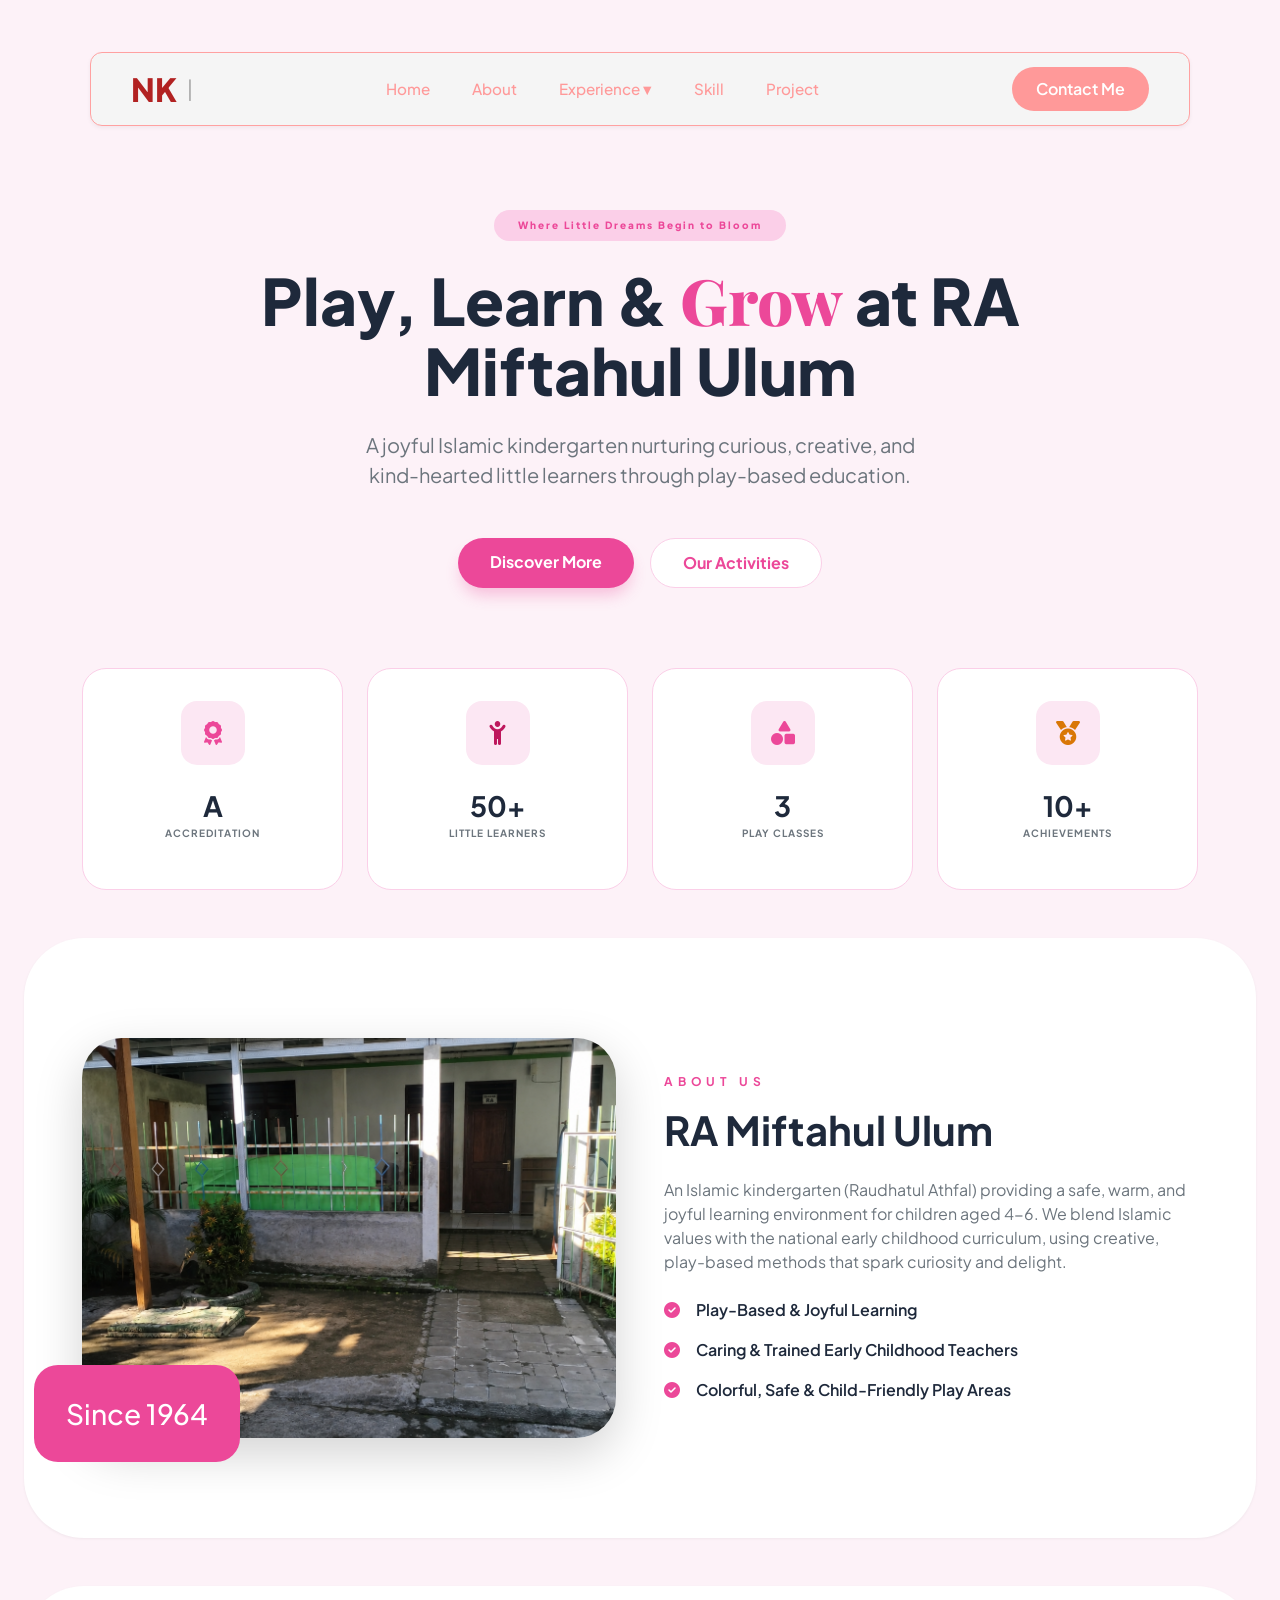
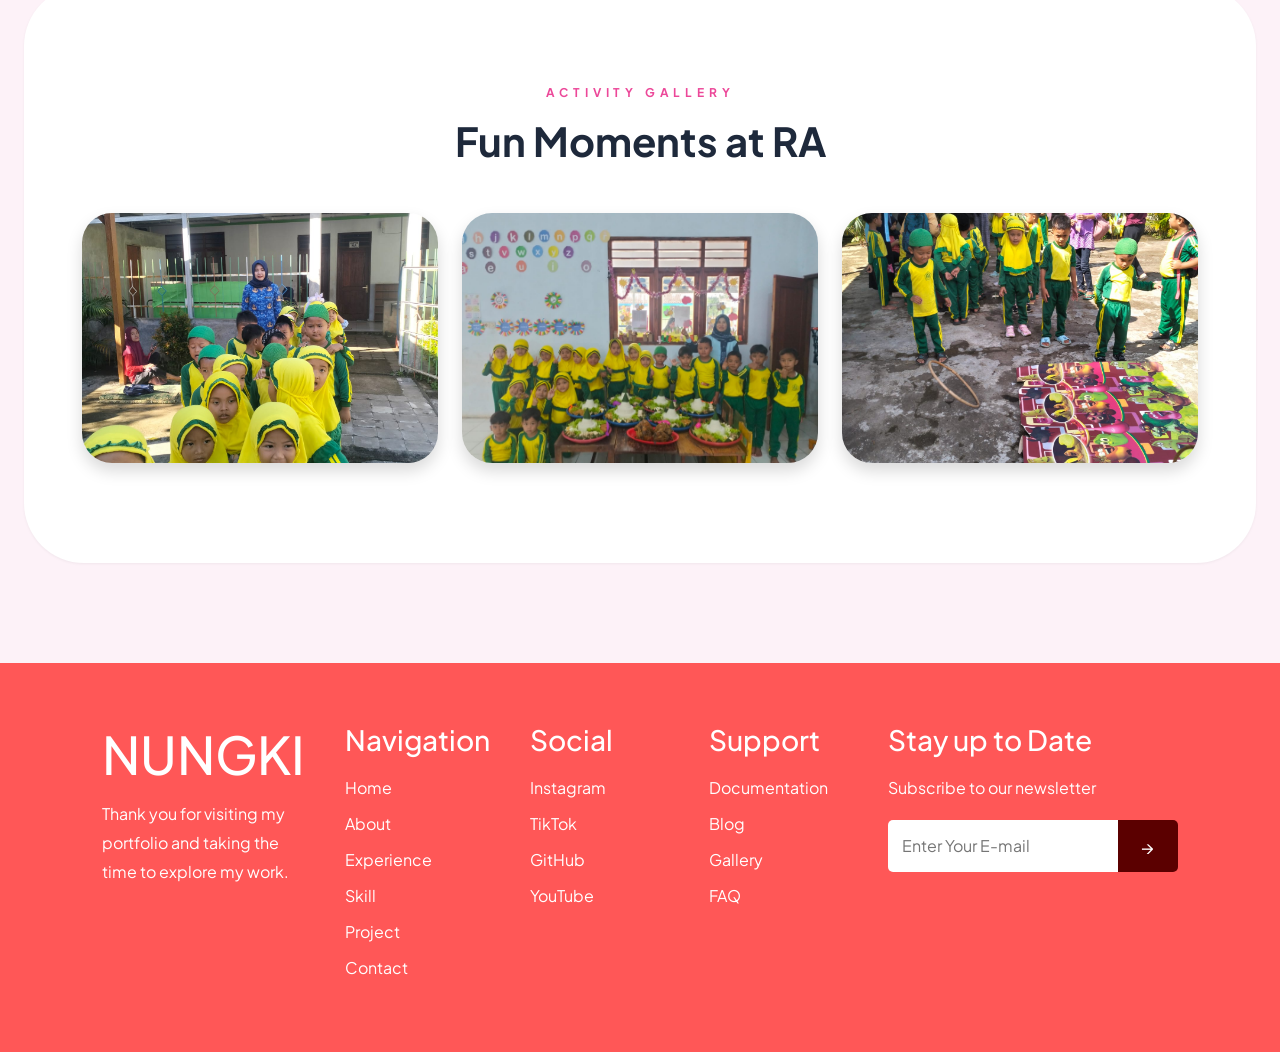
<file: ra_miftahul_ulum.html>
<!DOCTYPE html>
<html lang="en">

<head>
    <meta charset="UTF-8">
    <meta name="viewport" content="width=device-width, initial-scale=1.0">
    <title>RA Miftahul Ulum | Learn & Play</title>

    <!-- Bootstrap 5 CSS -->
    <link href="https://cdn.jsdelivr.net/npm/bootstrap@5.3.2/dist/css/bootstrap.min.css" rel="stylesheet">
    <!-- Font Awesome -->
    <link href="https://cdnjs.cloudflare.com/ajax/libs/font-awesome/6.4.0/css/all.min.css" rel="stylesheet">
    <!-- Google Fonts -->
    <link
        href="https://fonts.googleapis.com/css2?family=Plus+Jakarta+Sans:wght@300;400;600;700;800&family=Playfair+Display:italic,wght@700&family=Dancing+Script:wght@700&display=swap"
        rel="stylesheet">

    <style>
        /* ========== RESET & BASE (RA) ========== */
        * {
            box-sizing: border-box;
        }

        :root {
            --bs-primary: #ec4899;
            --school-bg: #fdf2f8;
            --slate-800: #1e293b;
            --slate-600: #475569;
            --pink-light: #fce7f3;
            --pink-medium: #fbcfe8;
            --pink-dark: #be185d;
        }

        body {
            font-family: 'Plus Jakarta Sans', sans-serif;
            background-color: var(--school-bg);
            scroll-behavior: smooth;
            color: var(--slate-800);
            padding-top: 150px;
            /* ✅ Sesuaikan dengan tinggi navbar Nungki */
            margin: 0;
        }

        section,
        div[id] {
            scroll-margin-top: 160px;
        }

        .serif-font {
            font-family: 'Playfair Display', serif;
        }

        /* 🎀 ========== NAVBAR CSS DARI NUNGKI'S WORLD (100% EXACT) ========== */
        :root {
            --primary: #FF5F5F;
            --primary-dark: #ff4040;
            --light-pink: #FFC4C4;
            --bg-pink: #FFF5F5;
            --grid-color: #FFD6D6;
            --text-dark: #2D2D2D;
            --text-gray: #666;
            --white: #fff;
            --dark-red: #B22222;
            --pink-main: #ff8fa3;
            --pink-hover: #ff758f;
            --pink-soft: #fff1f3;
            --pink-light: #fce7f3;
            --gray-text: #4b5563;
            --gray-light: #9ca3af;
        }

        .navbar {
            background: #f5f5f5;
            padding: 12px 40px;
            position: fixed;
            width: 90%;
            max-width: 1100px;
            top: 52px;
            left: 50%;
            transform: translateX(-50%);
            z-index: 1000;
            display: flex;
            justify-content: space-between;
            align-items: center;
            border: 1px solid #ffa1a1;
            box-shadow: 0 2px 4px rgba(0, 0, 0, .05);
            transition: all .3s ease;
            border-radius: 12px;
        }

        .navbar.scrolled {
            width: 95% !important;
            top: 15px !important;
            padding: 10px 30px !important;
            box-shadow: 0 8px 25px rgba(0, 0, 0, .15) !important;
            background: #fff !important;
            border-color: #ff6b6b !important;
        }

        .logo-wrapper {
            display: flex;
            align-items: center;
            gap: 10px;
        }

        .logo {
            font-size: 2rem;
            font-weight: 800;
            color: var(--dark-red);
            text-decoration: none;
        }

        .logo-separator {
            color: #999;
            font-size: 1.3rem;
            font-weight: 300;
        }

        .nav-links {
            display: flex;
            list-style: none;
            align-items: center;
            gap: 0;
            margin: 0;
            padding: 0;
        }

        .nav-links li {
            margin: 0 5px;
            position: relative;
        }

        .nav-links a {
            text-decoration: none;
            color: #ff9999;
            font-size: .95rem;
            font-weight: 500;
            transition: all .3s ease;
            padding: 8px 16px;
            display: inline-block;
        }

        .nav-links a:hover,
        .nav-links a.active {
            color: var(--dark-red);
        }

        .nav-links a.active {
            border-bottom: 2px solid var(--dark-red);
        }

        /* ========== DROPDOWN (EXACT FROM NUNGKI) ========== */
        .has-dropdown {
            position: relative;
        }

        .dropdown-btn {
            cursor: pointer;
            user-select: none;
            display: inline-flex;
            align-items: center;
            gap: 5px;
        }

        .dropdown-btn .arrow {
            font-size: .7rem;
            transition: transform .3s ease;
        }

        .dropdown-btn.open .arrow {
            transform: rotate(180deg);
        }

        .dropdown-list {
            position: absolute;
            top: 100%;
            left: 0;
            background: #fff;
            border-radius: 12px;
            box-shadow: 0 10px 40px rgba(0, 0, 0, .15);
            min-width: 220px;
            padding: 8px 0;
            list-style: none;
            margin: 0;
            opacity: 0;
            visibility: hidden;
            transform: translateY(-8px);
            transition: all .25s ease;
            z-index: 9999;
        }

        .has-dropdown.open .dropdown-list {
            opacity: 1;
            visibility: visible;
            transform: translateY(0);
        }

        .dropdown-list li a {
            display: block;
            padding: 10px 20px;
            color: var(--text-dark);
            font-size: .9rem;
            text-decoration: none;
            transition: all .2s ease;
        }

        .dropdown-list li a:hover {
            background: #fff5f5;
            color: var(--dark-red);
            padding-left: 24px;
        }

        .btn-contact {
            background: #ff9999 !important;
            color: #fff !important;
            font-weight: 600;
            padding: 10px 24px !important;
            border-radius: 25px !important;
            text-decoration: none;
            display: inline-block;
            transition: all .3s ease;
        }

        .btn-contact:hover {
            background: var(--dark-red) !important;
            transform: translateY(-2px);
            box-shadow: 0 4px 8px rgba(0, 0, 0, .15);
        }

        /* 🎀 ========== FOOTER CSS DARI NUNGKI'S WORLD (100% EXACT) ========== */
        .footer {
            background: #ff5757;
            padding: 60px 8%;
            margin-top: 100px;
        }

        .footer-container {
            max-width: 1200px;
            margin: auto;
            display: grid;
            grid-template-columns: 1.2fr 1fr 1fr 1fr 1.5fr;
            gap: 40px;
        }

        .footer-logo h1 {
            font-size: 52px;
            color: white;
            margin-bottom: 15px;
        }

        .footer-logo p {
            color: white;
            line-height: 1.8;
            max-width: 220px;
        }

        .footer-column h3 {
            color: white;
            margin-bottom: 20px;
            font-size: 28px;
        }

        .footer-column ul {
            list-style: none;
            padding: 0;
            margin: 0;
        }

        .footer-column ul li {
            margin-bottom: 12px;
        }

        .footer-column ul li a {
            color: white;
            text-decoration: none;
            transition: 0.3s;
        }

        .footer-column ul li a:hover {
            opacity: 0.7;
        }

        .newsletter p {
            color: white;
            margin-bottom: 20px;
        }

        .newsletter-form {
            display: flex;
            overflow: hidden;
            border-radius: 5px;
        }

        .newsletter-form input {
            flex: 1;
            padding: 14px;
            border: none;
            outline: none;
        }

        .newsletter-form button {
            width: 60px;
            border: none;
            background: #5b0000;
            color: white;
            cursor: pointer;
            font-size: 18px;
        }

        /* ========== RESPONSIVE NAVBAR/FOOTER (DARI NUNGKI) ========== */
        @media (max-width: 992px) {
            .navbar {
                flex-direction: column;
                width: 95%;
                padding: 15px 20px;
                gap: 15px;
                top: 52px;
            }

            .nav-links {
                flex-wrap: wrap;
                justify-content: center;
                width: 100%;
            }

            .btn-contact {
                width: 100%;
                text-align: center;
            }

            body {
                padding-top: 180px;
            }
        }

        @media (max-width: 768px) {
            .footer-container {
                grid-template-columns: 1fr;
                text-align: center;
            }
        }

        /* ========== SISA CSS RA MIFTAHUL ULUM (TIDAK DIUBAH) ========== */
        .hero-section {
            padding-top: 60px;
            padding-bottom: 80px;
        }

        .badge-hero {
            background-color: var(--pink-medium);
            color: var(--bs-primary);
            font-size: 10px;
            font-weight: 800;
            letter-spacing: 0.2em;
            padding: 0.5rem 1.5rem;
            border-radius: 50px;
            display: inline-block;
            margin-bottom: 1.5rem;
        }

        .hero-title {
            font-weight: 800;
            line-height: 1.1;
            margin-bottom: 1.5rem;
        }

        .card-school {
            background: white;
            border-radius: 24px;
            border: 1px solid var(--pink-medium);
            padding: 2rem;
            transition: all 0.3s ease;
            height: 100%;
        }

        .card-school:hover {
            transform: translateY(-5px);
            box-shadow: 0 10px 30px -10px rgba(236, 72, 153, 0.2);
        }

        .icon-box-stat {
            width: 64px;
            height: 64px;
            border-radius: 16px;
            display: flex;
            align-items: center;
            justify-content: center;
            margin: 0 auto 1.5rem;
            font-size: 1.5rem;
        }

        .glass-card {
            background: rgba(255, 255, 255, 0.8);
            backdrop-filter: blur(12px);
            border: 1px solid rgba(255, 255, 255, 0.5);
            border-radius: 40px;
            padding: 3rem;
            position: relative;
            overflow: hidden;
            box-shadow: 0 25px 50px -12px rgba(0, 0, 0, 0.05);
        }

        .icon-box-vision {
            width: 64px;
            height: 64px;
            background: var(--pink-light);
            color: var(--bs-primary);
            border-radius: 16px;
            display: flex;
            align-items: center;
            justify-content: center;
            margin-bottom: 2rem;
            box-shadow: 0 4px 6px -1px rgba(0, 0, 0, 0.05);
            transition: all 0.5s cubic-bezier(0.4, 0, 0.2, 1);
        }

        .glass-card:hover .icon-box-vision {
            transform: scale(1.1) rotate(5deg);
            background: var(--bs-primary);
            color: white;
        }

        .bg-icon-watermark {
            position: absolute;
            right: -2rem;
            top: -2rem;
            font-size: 150px;
            opacity: 0.05;
            pointer-events: none;
            color: var(--bs-primary);
        }

        .section-container {
            border-radius: 60px;
            background: white;
            padding: 100px 0;
            box-shadow: 0 1px 3px rgba(0, 0, 0, 0.05);
        }

        .img-rounded-large {
            border-radius: 40px;
            object-fit: cover;
        }

        .since-badge {
            background: var(--bs-primary);
            color: white;
            padding: 2rem;
            border-radius: 24px;
            position: absolute;
            bottom: -24px;
            left: -24px;
        }

        .btn-school-primary {
            background: var(--bs-primary);
            color: white;
            padding: 0.75rem 2rem;
            border-radius: 50px;
            font-weight: 700;
            border: none;
            box-shadow: 0 10px 15px -3px rgba(236, 72, 153, 0.3);
            transition: all 0.3s ease;
        }

        .btn-school-primary:hover {
            background: var(--pink-dark);
            color: white;
            transform: translateY(-2px);
        }

        .btn-school-outline {
            background: white;
            color: var(--bs-primary);
            padding: 0.75rem 2rem;
            border-radius: 50px;
            font-weight: 700;
            border: 1px solid var(--pink-medium);
            transition: all 0.3s ease;
        }

        .btn-school-outline:hover {
            background: var(--pink-light);
            transform: translateY(-2px);
        }

        .gallery-img {
            width: 100%;
            height: 250px;
            object-fit: cover;
            border-radius: 30px;
            transition: transform 0.5s ease;
        }

        .gallery-img:hover {
            transform: scale(1.05);
        }

        .bg-primary {
            background-color: var(--pink-light) !important;
        }

        .border-primary {
            border-color: var(--pink-medium) !important;
        }

        .text-primary {
            color: var(--bs-primary) !important;
        }

        .bg-primary.bg-opacity-10 {
            background-color: rgba(236, 72, 153, 0.1) !important;
        }

        .border-primary.border-opacity-10 {
            border-color: rgba(236, 72, 153, 0.1) !important;
        }

        .icon-box-stat.bg-primary {
            background-color: var(--pink-light) !important;
            color: var(--bs-primary) !important;
        }

        .icon-box-stat.bg-danger {
            background-color: var(--pink-light) !important;
            color: var(--pink-dark) !important;
        }

        .icon-box-stat.bg-success {
            background-color: var(--pink-light) !important;
            color: var(--bs-primary) !important;
        }

        .icon-box-stat.bg-warning {
            background-color: var(--pink-light) !important;
            color: #d97706 !important;
        }
    </style>
</head>

<body>

    <!-- ========== NAVBAR DARI NUNGKI'S WORLD (HTML EXACT) ========== -->
    <nav class="navbar">
        <div class="logo-wrapper">
            <a href="index.html" class="logo">NK</a>
            <span class="logo-separator">|</span>
        </div>
        <ul class="nav-links">
            <li><a href="index.html">Home</a></li>
            <li><a href="index.html#about">About</a></li>
            <li class="has-dropdown" id="myDropdown">
                <a class="dropdown-btn" id="dropdownBtn" onclick="toggleDropdown(event)">
                    Experience <span class="arrow">▼</span>
                </a>
                <ul class="dropdown-list" id="dropdownList">
                    <li><a href="index.html#experience" onclick="closeDropdown()">Recount Text</a></li>
                    <li><a href="https://drive.google.com/file/d/1CsK9w5JCvskGYom9b11gnLYfU0I5MCEq/view?usp=sharing"
                            onclick="closeDropdown()" target="_blank">Curriculum vitae</a></li>
                    <li><a href="https://www.instagram.com/reel/DYSJABvp7rk/?igsh=Zno3cGZiMHo5Ymh0"
                            onclick="closeDropdown()" target="_blank">Informatika</a></li>
                    <li><a href="https://www.figma.com/design/YZMIseTohHYmBD29ylZFhA/Nungki?t=E86Cet9Xbv67QFgU-0"
                            onclick="closeDropdown()" target="_blank">Desain Figma</a></li>
                </ul>
            </li>
            <li><a href="index.html#skills">Skill</a></li>
            <li><a href="index.html#projects">Project</a></li>
        </ul>
        <a href="index.html#contact" class="btn-contact">Contact Me</a>
    </nav>

    <!-- ========== KONTEN RA MIFTAHUL ULUM (TIDAK DIUBAH) ========== -->
    <section id="beranda" class="hero-section text-center">
        <div class="container">
            <div class="row justify-content-center">
                <div class="col-lg-10">
                    <span class="badge-hero uppercase">Where Little Dreams Begin to Bloom</span>
                    <h1 class="hero-title display-3">
                        Play, Learn & <span class="serif-font italic text-primary font-light">Grow</span> at RA Miftahul
                        Ulum
                    </h1>
                    <p class="text-secondary fs-5 mx-auto mb-5" style="max-width: 600px;">
                        A joyful Islamic kindergarten nurturing curious, creative, and kind-hearted little learners
                        through play-based education.
                    </p>
                    <div class="d-flex flex-wrap justify-content-center gap-3">
                        <a href="#sekolah" class="btn btn-school-primary text-decoration-none">Discover More</a>
                        <a href="#galeri" class="btn btn-school-outline text-decoration-none">Our Activities</a>
                    </div>
                </div>
            </div>
        </div>
    </section>

    <section id="statistik" class="pb-5">
        <div class="container">
            <div class="row g-4 text-center">
                <div class="col-6 col-md-3">
                    <div class="card-school">
                        <div class="icon-box-stat bg-primary bg-opacity-10 text-primary">
                            <i class="fas fa-award"></i>
                        </div>
                        <h4 class="fw-bolder mb-0 fs-3">A</h4>
                        <p class="text-uppercase text-secondary fw-bold mt-1"
                            style="font-size: 10px; letter-spacing: 0.1em;">Accreditation</p>
                    </div>
                </div>
                <div class="col-6 col-md-3">
                    <div class="card-school">
                        <div class="icon-box-stat bg-danger bg-opacity-10 text-danger">
                            <i class="fas fa-child-reaching"></i>
                        </div>
                        <h4 class="fw-bolder mb-0 fs-3">50+</h4>
                        <p class="text-uppercase text-secondary fw-bold mt-1"
                            style="font-size: 10px; letter-spacing: 0.1em;">Little Learners</p>
                    </div>
                </div>
                <div class="col-6 col-md-3">
                    <div class="card-school">
                        <div class="icon-box-stat bg-success bg-opacity-10 text-success">
                            <i class="fas fa-shapes"></i>
                        </div>
                        <h4 class="fw-bolder mb-0 fs-3">3</h4>
                        <p class="text-uppercase text-secondary fw-bold mt-1"
                            style="font-size: 10px; letter-spacing: 0.1em;">Play Classes</p>
                    </div>
                </div>
                <div class="col-6 col-md-3">
                    <div class="card-school">
                        <div class="icon-box-stat bg-warning bg-opacity-10 text-warning">
                            <i class="fas fa-medal"></i>
                        </div>
                        <h4 class="fw-bolder mb-0 fs-3">10+</h4>
                        <p class="text-uppercase text-secondary fw-bold mt-1"
                            style="font-size: 10px; letter-spacing: 0.1em;">Achievements</p>
                    </div>
                </div>
            </div>
        </div>
    </section>

    <div class="container-fluid px-md-4 mb-5">
        <section id="sekolah" class="section-container">
            <div class="container">
                <div class="row align-items-center g-5">
                    <div class="col-lg-6 position-relative">
                        <img src="ASSET/sekolah.png" alt="Kindergarten Building"
                            class="w-100 img-rounded-large shadow-lg" style="height: 400px;">
                        <div class="since-badge d-none d-md-block">
                            <p class="h3 fw-black italic mb-0">Since 1964</p>
                        </div>
                    </div>
                    <div class="col-lg-6">
                        <h2 class="text-primary fw-bold text-uppercase mb-3"
                            style="font-size: 12px; letter-spacing: 0.4em;">About Us</h2>
                        <h3 class="fw-bold fs-1 mb-4">RA Miftahul Ulum</h3>
                        <p class="text-secondary leading-relaxed mb-4">
                            An Islamic kindergarten (Raudhatul Athfal) providing a safe, warm, and joyful learning
                            environment for children aged 4-6.
                            We blend Islamic values with the national early childhood curriculum, using creative,
                            play-based methods that spark curiosity and delight.
                        </p>
                        <div class="d-grid gap-3">
                            <div class="d-flex align-items-center gap-3 fw-semibold">
                                <i class="fas fa-check-circle text-primary"></i> Play-Based & Joyful Learning
                            </div>
                            <div class="d-flex align-items-center gap-3 fw-semibold">
                                <i class="fas fa-check-circle text-primary"></i> Caring & Trained Early Childhood
                                Teachers
                            </div>
                            <div class="d-flex align-items-center gap-3 fw-semibold">
                                <i class="fas fa-check-circle text-primary"></i> Colorful, Safe & Child-Friendly Play
                                Areas
                            </div>
                        </div>
                    </div>
                </div>
            </div>
        </section>
    </div>

    <div class="container-fluid px-md-4 my-5">
        <section id="galeri" class="section-container">
            <div class="container text-center">
                <h2 class="text-primary fw-bold text-uppercase mb-3" style="font-size: 12px; letter-spacing: 0.4em;">
                    Activity Gallery</h2>
                <h3 class="fw-bold display-6 mb-5">Fun Moments at RA</h3>
                <div class="row g-4">
                    <div class="col-md-4"><img src="ASSET/anak anak.jpeg" class="gallery-img shadow"></div>
                    <div class="col-md-4"><img src="ASSET/TK.jpeg" class="gallery-img shadow"></div>
                    <div class="col-md-4"><img src="ASSET/RA.jpeg" class="gallery-img shadow"></div>
                </div>
            </div>
        </section>
    </div>

    <!-- ========== FOOTER DARI NUNGKI'S WORLD (HTML EXACT) ========== -->
    <footer class="footer" id="contact">
        <div class="footer-container">
            <div class="footer-logo">
                <h1>NUNGKI</h1>
                <p>Thank you for visiting my portfolio and taking the time to explore my work.</p>
            </div>
            <div class="footer-column">
                <h3>Navigation</h3>
                <ul>
                    <li><a href="index.html">Home</a></li>
                    <li><a href="index.html#about">About</a></li>
                    <li><a href="index.html#experience">Experience</a></li>
                    <li><a href="index.html#skills">Skill</a></li>
                    <li><a href="index.html#projects">Project</a></li>
                    <li><a href="index.html#contact">Contact</a></li>
                </ul>
            </div>
            <div class="footer-column">
                <h3>Social</h3>
                <ul>
                    <li><a href="https://www.instagram.com/lovelysaa14?igsh=OTJ4cXFuYXQ1azcy"
                            target="_blank">Instagram</a></li>
                    <li><a href="https://www.tiktok.com/@nungkipratiwi481" target="_blank">TikTok</a></li>
                    <li><a href="https://github.com/Nungki2907" target="_blank">GitHub</a></li>
                    <li><a href="https://youtube.com/@nungkipratiwi-n2f" target="_blank">YouTube</a></li>
                </ul>
            </div>
            <div class="footer-column">
                <h3>Support</h3>
                <ul>
                    <li><a href="#">Documentation</a></li>
                    <li><a href="#">Blog</a></li>
                    <li><a href="#">Gallery</a></li>
                    <li><a href="#">FAQ</a></li>
                </ul>
            </div>
            <div class="footer-column newsletter">
                <h3>Stay up to Date</h3>
                <p>Subscribe to our newsletter</p>
                <div class="newsletter-form">
                    <input type="email" placeholder="Enter Your E-mail">
                    <button>→</button>
                </div>
            </div>
        </div>
    </footer>

    <!-- ========== JAVASCRIPT DARI NUNGKI'S WORLD (EXACT) ========== -->
    <script>
        function toggleDropdown(e) {
            if (e) { e.preventDefault(); e.stopPropagation(); }
            var dd = document.getElementById('myDropdown');
            var btn = document.getElementById('dropdownBtn');
            var isOpen = dd.classList.contains('open');
            document.querySelectorAll('.has-dropdown').forEach(d => d.classList.remove('open'));
            document.querySelectorAll('.dropdown-btn').forEach(b => b.classList.remove('open'));
            if (!isOpen) { dd.classList.add('open'); btn.classList.add('open'); }
        }
        function closeDropdown() {
            document.querySelectorAll('.has-dropdown').forEach(d => d.classList.remove('open'));
            document.querySelectorAll('.dropdown-btn').forEach(b => b.classList.remove('open'));
        }
        document.addEventListener('click', function (e) {
            var dd = document.getElementById('myDropdown');
            var btn = document.getElementById('dropdownBtn');
            if (!dd.contains(e.target) && !btn.contains(e.target)) { closeDropdown(); }
        });
        document.querySelectorAll('.dropdown-list a').forEach(link => {
            link.addEventListener('click', closeDropdown);
        });

        document.querySelectorAll('a[href^="#"]').forEach(anchor => {
            anchor.addEventListener('click', function (e) {
                const href = this.getAttribute('href');
                if (href === '#' || href.includes('index.html')) return;
                e.preventDefault();
                const target = document.querySelector(href);
                if (target) {
                    target.scrollIntoView({ behavior: 'smooth', block: 'start' });
                    document.querySelectorAll('.nav-links a').forEach(link => link.classList.remove('active'));
                    this.classList.add('active');
                    closeDropdown();
                }
            });
        });

        window.addEventListener('scroll', function () {
            const navbar = document.querySelector('.navbar');
            if (window.scrollY > 50) { navbar.classList.add('scrolled'); }
            else { navbar.classList.remove('scrolled'); }
        });
    </script>
    <script src="https://cdn.jsdelivr.net/npm/bootstrap@5.3.2/dist/js/bootstrap.bundle.min.js"></script>
</body>

</html>
</file>
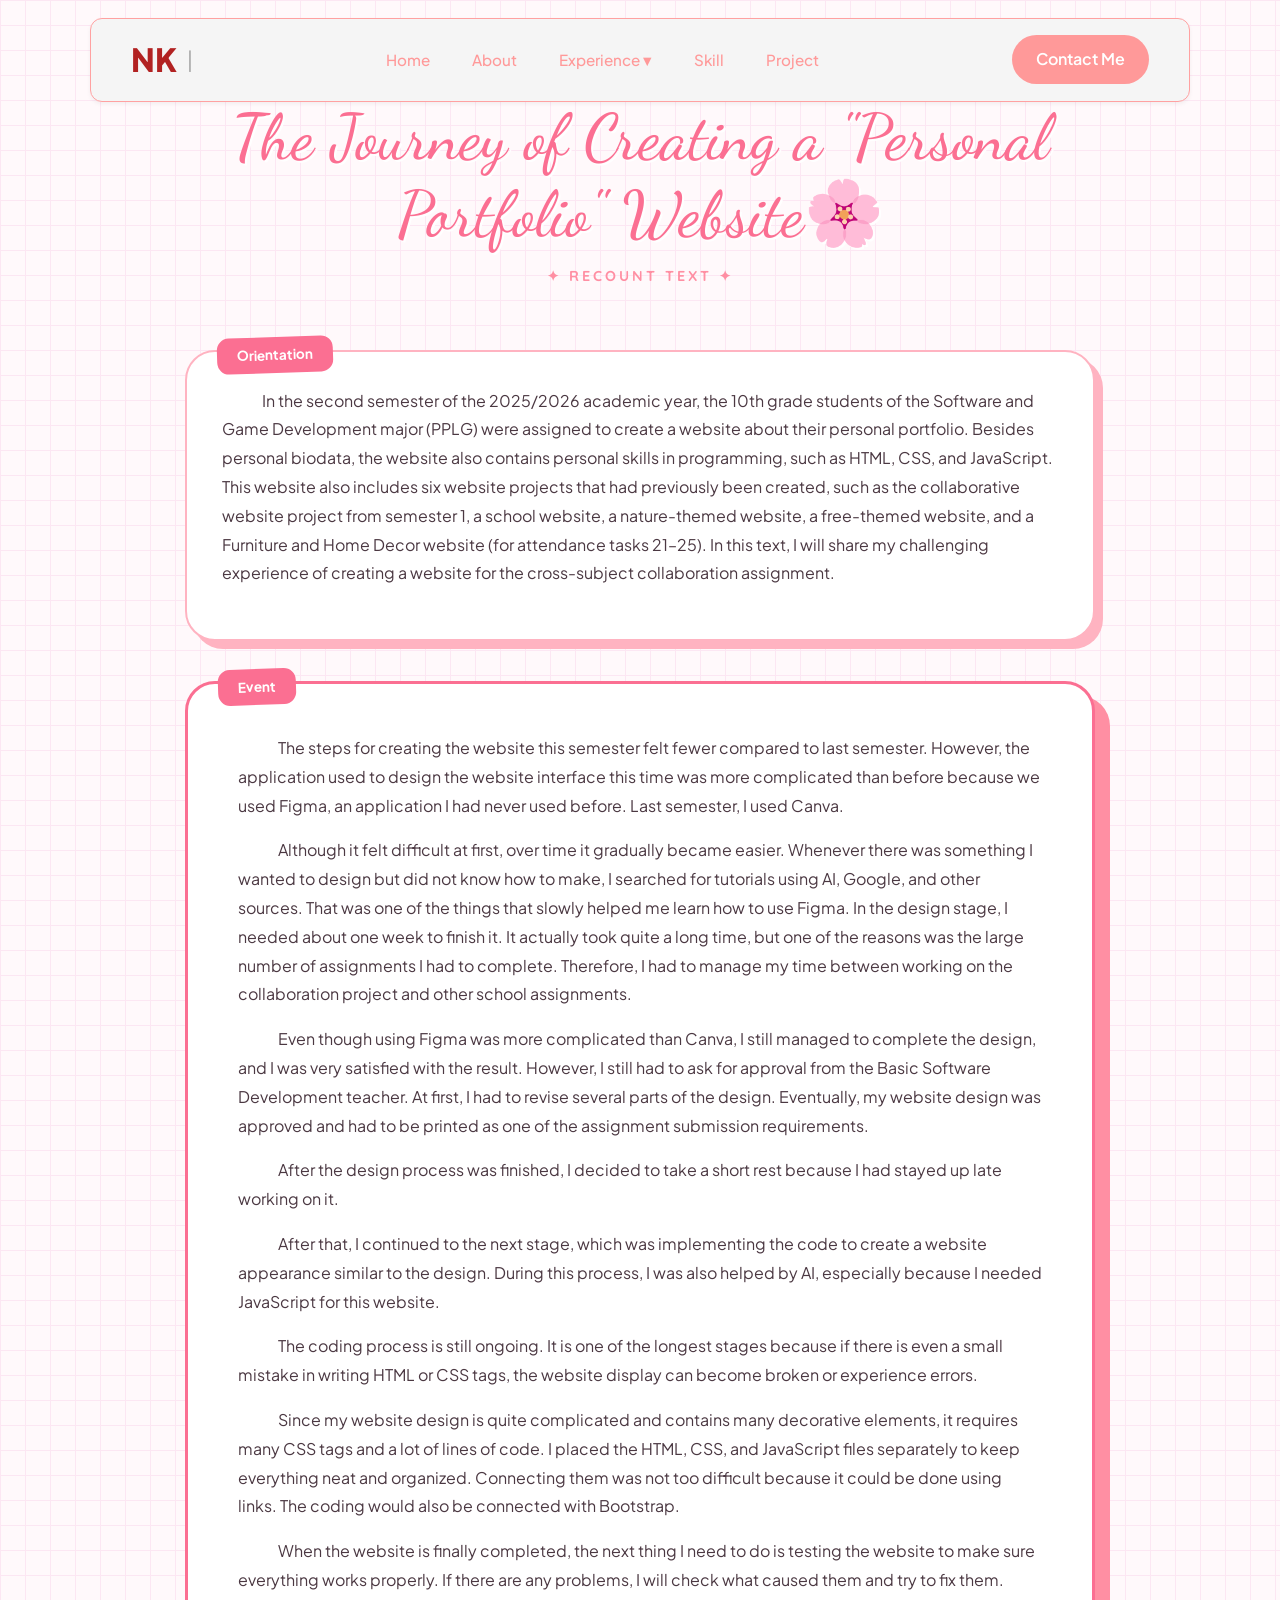
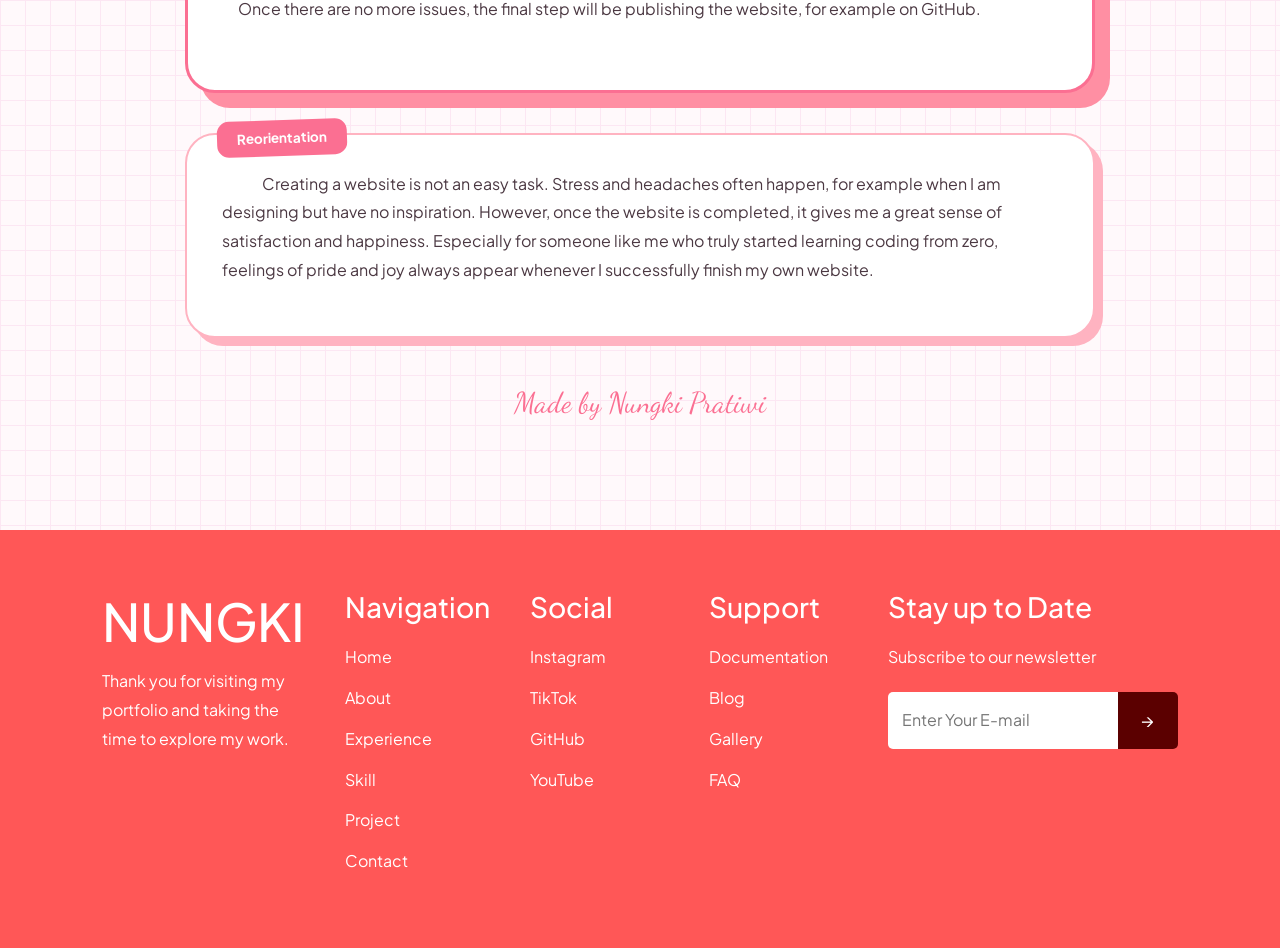
<file: recount_text.html>
<!DOCTYPE html>
<html lang="id">

<head>
    <meta charset="UTF-8">
    <meta name="viewport" content="width=device-width, initial-scale=1.0">
    <title>My Creative Journey | Nungki Pratiwi</title>

    <!-- Bootstrap 5 CSS -->
    <link href="https://cdn.jsdelivr.net/npm/bootstrap@5.3.2/dist/css/bootstrap.min.css" rel="stylesheet">
    <!-- Font Awesome -->
    <link href="https://cdnjs.cloudflare.com/ajax/libs/font-awesome/6.4.0/css/all.min.css" rel="stylesheet">
    <!-- Google Fonts -->
    <link
        href="https://fonts.googleapis.com/css2?family=Plus+Jakarta+Sans:wght@400;600;700&family=Dancing+Script:wght@700&family=Quicksand:wght@500;700&display=swap"
        rel="stylesheet">

    <style>
        /* ========== RESET & BASE ========== */
        * {
            margin: 0;
            padding: 0;
            box-sizing: border-box;
        }

        html {
            scroll-behavior: smooth;
        }

        body {
            font-family: 'Plus Jakarta Sans', sans-serif;
            background-color: #fff9fb;
            background-image:
                linear-gradient(#fce7f3 1px, transparent 1px),
                linear-gradient(90deg, #fce7f3 1px, transparent 1px);
            background-size: 25px 25px;
            color: #4b3842;
            padding-top: 100px;
            line-height: 1.8;
        }

        section,
        div[id] {
            scroll-margin-top: 110px;
        }

        :root {
            --primary: #FF5F5F;
            --primary-dark: #ff4040;
            --light-pink: #FFC4C4;
            --bg-pink: #FFF5F5;
            --grid-color: #FFD6D6;
            --text-dark: #2D2D2D;
            --text-gray: #666;
            --white: #fff;
            --dark-red: #B22222;
            --paper-bg: #fffcf2;
            --pink-deep: #fb6f92;
            --pink-mid: #ff8fa3;
            --pink-light: #ffb3c1;
        }

        .main-container {
            max-width: 950px;
            margin: 0 auto;
            padding: 0 20px;
        }

        .header-area {
            text-align: center;
            margin-bottom: 60px;
        }

        .header-area h1 {
            font-family: 'Dancing Script', cursive;
            font-size: 4rem;
            color: var(--pink-deep);
            margin-bottom: 10px;
            text-shadow: 2px 2px white;
        }

        .subtitle {
            font-family: 'Quicksand', sans-serif;
            font-weight: 700;
            text-transform: uppercase;
            letter-spacing: 3px;
            color: var(--pink-mid);
            font-size: 0.9rem;
        }


        .navbar {
            background: #f5f5f5;
            padding: 12px 40px;
            position: fixed;
            width: 90%;
            max-width: 1100px;
            top: 18px;
            left: 50%;
            transform: translateX(-50%);
            z-index: 1000;
            display: flex;
            justify-content: space-between;
            align-items: center;
            border: 1px solid #ffa1a1;
            box-shadow: 0 2px 4px rgba(0, 0, 0, .05);
            transition: all .3s ease;
            border-radius: 12px;
        }

        .navbar.scrolled {
            width: 95% !important;
            top: 10px !important;
            padding: 10px 30px !important;
            box-shadow: 0 8px 25px rgba(0, 0, 0, .15) !important;
            background: #fff !important;
            border-color: #ff6b6b !important;
        }

        .logo-wrapper {
            display: flex;
            align-items: center;
            gap: 10px;
        }

        .logo {
            font-size: 2rem;
            font-weight: 800;
            color: var(--dark-red);
            text-decoration: none;
        }

        .logo-separator {
            color: #999;
            font-size: 1.3rem;
            font-weight: 300;
        }

        .nav-links {
            display: flex;
            list-style: none;
            align-items: center;
            gap: 0;
            margin: 0;
            padding: 0;
        }

        .nav-links li {
            margin: 0 5px;
            position: relative;
        }

        .nav-links a {
            text-decoration: none;
            color: #ff9999;
            font-size: .95rem;
            font-weight: 500;
            transition: all .3s ease;
            padding: 8px 16px;
            display: inline-block;
        }

        .nav-links a:hover,
        .nav-links a.active {
            color: var(--dark-red);
        }

        .nav-links a.active {
            border-bottom: 2px solid var(--dark-red);
        }

        /* ========== DROPDOWN - SAME AS INDEX.HTML ========== */
        .has-dropdown {
            position: relative;
        }

        .dropdown-btn {
            cursor: pointer;
            user-select: none;
            display: inline-flex;
            align-items: center;
            gap: 5px;
        }

        .dropdown-btn .arrow {
            font-size: .7rem;
            transition: transform .3s ease;
        }

        .dropdown-btn.open .arrow {
            transform: rotate(180deg);
        }

        .dropdown-list {
            position: absolute;
            top: 100%;
            left: 0;
            background: #fff;
            border-radius: 12px;
            box-shadow: 0 10px 40px rgba(0, 0, 0, .15);
            min-width: 220px;
            padding: 8px 0;
            list-style: none;
            margin: 0;
            opacity: 0;
            visibility: hidden;
            transform: translateY(-8px);
            transition: all .25s ease;
            z-index: 9999;
        }

        .has-dropdown.open .dropdown-list {
            opacity: 1;
            visibility: visible;
            transform: translateY(0);
        }

        .dropdown-list li a {
            display: block;
            padding: 10px 20px;
            color: var(--text-dark);
            font-size: .9rem;
            text-decoration: none;
            transition: all .2s ease;
        }

        .dropdown-list li a:hover {
            background: #fff5f5;
            color: var(--dark-red);
            padding-left: 24px;
        }

        .btn-contact {
            background: #ff9999 !important;
            color: #fff !important;
            font-weight: 600;
            padding: 10px 24px !important;
            border-radius: 25px !important;
            text-decoration: none;
            display: inline-block;
            transition: all .3s ease;
        }

        .btn-contact:hover {
            background: var(--dark-red) !important;
            transform: translateY(-2px);
            box-shadow: 0 4px 8px rgba(0, 0, 0, .15);
        }

        /* ========== CARD STYLES ========== */
        .note-card {
            background: white;
            border-radius: 30px;
            padding: 35px;
            border: 2px solid var(--pink-light);
            box-shadow: 8px 8px 0px var(--pink-light);
            margin-bottom: 40px;
            position: relative;
            transition: transform 0.3s ease;
        }

        .event-card {
            padding: 50px;
            border: 3px solid var(--pink-deep);
            box-shadow: 15px 15px 0px var(--pink-mid);
            background: #fff;
        }

        .event-card h2 {
            font-size: 2.2rem;
            margin-bottom: 25px;
        }

        .note-card h2 {
            font-family: 'Quicksand', sans-serif;
            font-weight: 700;
            color: var(--pink-deep);
            display: flex;
            align-items: center;
            gap: 15px;
        }

        .note-card h2::before {
            content: "✦";
            font-size: 1.5rem;
        }

        .note-card p {
            text-indent: 40px;
        }

        .sticker-label {
            background: var(--pink-deep);
            color: white;
            padding: 6px 20px;
            border-radius: 12px;
            font-size: 0.85rem;
            font-weight: 700;
            position: absolute;
            top: -15px;
            left: 30px;
            transform: rotate(-2deg);
            z-index: 10;
        }

        .signature {
            font-family: 'Dancing Script', cursive;
            font-size: 1.8rem;
            color: var(--pink-deep);
            text-align: center;
            margin-top: 20px;
        }

        /* ========== FOOTER - SAME AS INDEX.HTML ========== */
        .footer {
            background: #ff5757;
            padding: 60px 8%;
            margin-top: 100px;
        }

        .footer-container {
            max-width: 1200px;
            margin: auto;
            display: grid;
            grid-template-columns: 1.2fr 1fr 1fr 1fr 1.5fr;
            gap: 40px;
        }

        .footer-logo h1 {
            font-size: 52px;
            color: white;
            margin-bottom: 15px;
        }

        .footer-logo p {
            color: white;
            line-height: 1.8;
            max-width: 220px;
        }

        .footer-column h3 {
            color: white;
            margin-bottom: 20px;
            font-size: 28px;
        }

        .footer-column ul {
            list-style: none;
            padding: 0;
            margin: 0;
        }

        .footer-column ul li {
            margin-bottom: 12px;
        }

        .footer-column ul li a {
            color: white;
            text-decoration: none;
            transition: 0.3s;
        }

        .footer-column ul li a:hover {
            opacity: 0.7;
        }

        .newsletter p {
            color: white;
            margin-bottom: 20px;
        }

        .newsletter-form {
            display: flex;
            overflow: hidden;
            border-radius: 5px;
        }

        .newsletter-form input {
            flex: 1;
            padding: 14px;
            border: none;
            outline: none;
        }

        .newsletter-form button {
            width: 60px;
            border: none;
            background: #5b0000;
            color: white;
            cursor: pointer;
            font-size: 18px;
        }

        /* ========== RESPONSIVE ========== */
        @media (max-width: 992px) {
            .navbar {
                flex-direction: column;
                width: 95%;
                padding: 15px 20px;
                gap: 15px;
                top: 45px;
            }

            .nav-links {
                flex-wrap: wrap;
                justify-content: center;
                width: 100%;
            }

            .btn-contact {
                width: 100%;
                text-align: center;
            }

            body {
                padding-top: 130px;
            }
        }

        @media (max-width: 768px) {
            .footer-container {
                grid-template-columns: 1fr;
                text-align: center;
            }

            .header-area h1 {
                font-size: 2.8rem;
            }

            .event-card {
                padding: 30px;
            }

            .event-card h2 {
                font-size: 1.8rem;
            }
        }

        @media (max-width: 480px) {
            .top-bar-text {
                font-size: 12px;
            }

            .logo {
                font-size: 1.5rem;
            }

            .nav-links a {
                font-size: 0.85rem;
                padding: 6px 10px;
            }
        }
    </style>
</head>

<body>
    <nav class="navbar">
        <div class="logo-wrapper">
            <a href="index.html" class="logo">NK</a>
            <span class="logo-separator">|</span>
        </div>
        <ul class="nav-links">
            <li><a href="index.html">Home</a></li>
            <li><a href="index.html#about">About</a></li>
            <li class="has-dropdown" id="myDropdown">
                <a class="dropdown-btn" id="dropdownBtn" onclick="toggleDropdown(event)">
                    Experience <span class="arrow">▼</span>
                </a>
                <ul class="dropdown-list" id="dropdownList">
                    <li><a href="index.html#experience" onclick="closeDropdown()">Recount Text</a></li>
                    <li><a href="https://drive.google.com/file/d/1CsK9w5JCvskGYom9b11gnLYfU0I5MCEq/view?usp=sharing"
                            onclick="closeDropdown()" target="_blank">Curriculum vitae</a></li>
                    <li><a href="https://www.instagram.com/reel/DYSJABvp7rk/?igsh=Zno3cGZiMHo5Ymh0"
                            onclick="closeDropdown()" target="_blank">Informatika</a></li>
                    <li><a href="https://www.figma.com/design/YZMIseTohHYmBD29ylZFhA/Nungki?t=E86Cet9Xbv67QFgU-0"
                            onclick="closeDropdown()" target="_blank">Desain Figma</a></li>
                </ul>
            </li>
            <li><a href="index.html#skills">Skill</a></li>
            <li><a href="index.html#projects">Project</a></li>
        </ul>
        <a href="index.html#contact" class="btn-contact">Contact Me</a>
    </nav>

    <!-- ========== MAIN CONTENT ========== -->
    <div class="main-container">
        <!-- Header -->
        <header class="header-area">
            <h1>The Journey of Creating a "Personal Portfolio" Website🌸</h1>
            <p class="subtitle">✦ Recount Text ✦</p>
        </header>

        <main>
            <!-- Card 1: Orientation -->
            <article class="note-card">
                <span class="sticker-label">Orientation</span>
                <p>In the second semester of the 2025/2026 academic year, the 10th grade students of the Software and
                    Game Development major (PPLG) were assigned to create a website about their personal portfolio.
                    Besides personal biodata, the website also contains personal skills in programming, such as HTML,
                    CSS, and JavaScript. This website also includes six website projects that had previously been
                    created, such as the collaborative website project from semester 1, a school website, a
                    nature-themed website, a free-themed website, and a Furniture and Home Decor website (for attendance
                    tasks 21–25). In this text, I will share my challenging experience of creating a website for the
                    cross-subject collaboration assignment.</p>
            </article>

            <!-- Card 2: Events -->
            <article class="note-card event-card">
                <span class="sticker-label">Event</span>
                <p>The steps for creating the website this semester felt fewer compared to last semester. However, the
                    application used to design the website interface this time was more complicated than before because
                    we used Figma, an application I had never used before. Last semester, I used Canva.</p>
                <p>Although it felt difficult at first, over time it gradually became easier. Whenever there was
                    something I wanted to design but did not know how to make, I searched for tutorials using AI,
                    Google, and other sources. That was one of the things that slowly helped me learn how to use Figma.
                    In the design stage, I needed about one week to finish it. It actually took quite a long time, but
                    one of the reasons was the large number of assignments I had to complete. Therefore, I had to manage
                    my time between working on the collaboration project and other school assignments.</p>
                <p>Even though using Figma was more complicated than Canva, I still managed to complete the design, and
                    I was very satisfied with the result. However, I still had to ask for approval from the Basic
                    Software Development teacher. At first, I had to revise several parts of the design. Eventually, my
                    website design was approved and had to be printed as one of the assignment submission requirements.
                </p>
                <p>After the design process was finished, I decided to take a short rest because I had stayed up late
                    working on it.</p>
                <p>After that, I continued to the next stage, which was implementing the code to create a website
                    appearance similar to the design. During this process, I was also helped by AI, especially because I
                    needed JavaScript for this website.</p>
                <p>The coding process is still ongoing. It is one of the longest stages because if there is even a small
                    mistake in writing HTML or CSS tags, the website display can become broken or experience errors.</p>
                <p>Since my website design is quite complicated and contains many decorative elements, it requires many
                    CSS tags and a lot of lines of code. I placed the HTML, CSS, and JavaScript files separately to keep
                    everything neat and organized. Connecting them was not too difficult because it could be done using
                    links. The coding would also be connected with Bootstrap.</p>
                <p>When the website is finally completed, the next thing I need to do is testing the website to make
                    sure everything works properly. If there are any problems, I will check what caused them and try to
                    fix them. Once there are no more issues, the final step will be publishing the website, for example
                    on GitHub.</p>
            </article>

            <!-- Card 3: Reorientation -->
            <article class="note-card">
                <span class="sticker-label">Reorientation</span>
                <p>Creating a website is not an easy task. Stress and headaches often happen, for example when I am
                    designing but have no inspiration. However, once the website is completed, it gives me a great sense
                    of satisfaction and happiness. Especially for someone like me who truly started learning coding from
                    zero, feelings of pride and joy always appear whenever I successfully finish my own website.</p>
            </article>
        </main>

        <p class="signature">Made by Nungki Pratiwi</p>
    </div>

    <!-- ========== FOOTER - SAME AS INDEX.HTML ========== -->
    <footer class="footer" id="contact">
        <div class="footer-container">
            <div class="footer-logo">
                <h1>NUNGKI</h1>
                <p>Thank you for visiting my portfolio and taking the time to explore my work.</p>
            </div>
            <div class="footer-column">
                <h3>Navigation</h3>
                <ul>
                    <li><a href="index.html">Home</a></li>
                    <li><a href="index.html#about">About</a></li>
                    <li><a href="index.html#experience">Experience</a></li>
                    <li><a href="index.html#skills">Skill</a></li>
                    <li><a href="index.html#projects">Project</a></li>
                    <li><a href="index.html#contact">Contact</a></li>
                </ul>
            </div>
            <div class="footer-column">
                <h3>Social</h3>
                <ul>
                    <li><a href="https://www.instagram.com/lovelysaa14?igsh=OTJ4cXFuYXQ1azcy"
                            target="_blank">Instagram</a></li>
                    <li><a href="https://www.tiktok.com/@nungkipratiwi481" target="_blank">TikTok</a></li>
                    <li><a href="https://github.com/Nungki2907" target="_blank">GitHub</a></li>
                    <li><a href="https://youtube.com/@nungkipratiwi-n2f" target="_blank">YouTube</a></li>
                </ul>
            </div>
            <div class="footer-column">
                <h3>Support</h3>
                <ul>
                    <li><a href="#">Documentation</a></li>
                    <li><a href="#">Blog</a></li>
                    <li><a href="#">Gallery</a></li>
                    <li><a href="#">FAQ</a></li>
                </ul>
            </div>
            <div class="footer-column newsletter">
                <h3>Stay up to Date</h3>
                <p>Subscribe to our newsletter</p>
                <div class="newsletter-form">
                    <input type="email" placeholder="Enter Your E-mail">
                    <button>→</button>
                </div>
            </div>
        </div>
    </footer>

    <!-- ========== JAVASCRIPT - SAME AS INDEX.HTML ========== -->
    <script>
        // ===== DROPDOWN TOGGLE =====
        function toggleDropdown(e) {
            if (e) { e.preventDefault(); e.stopPropagation(); }
            var dd = document.getElementById('myDropdown');
            var btn = document.getElementById('dropdownBtn');
            var isOpen = dd.classList.contains('open');
            document.querySelectorAll('.has-dropdown').forEach(d => d.classList.remove('open'));
            document.querySelectorAll('.dropdown-btn').forEach(b => b.classList.remove('open'));
            if (!isOpen) { dd.classList.add('open'); btn.classList.add('open'); }
        }
        function closeDropdown() {
            document.querySelectorAll('.has-dropdown').forEach(d => d.classList.remove('open'));
            document.querySelectorAll('.dropdown-btn').forEach(b => b.classList.remove('open'));
        }
        document.addEventListener('click', function (e) {
            var dd = document.getElementById('myDropdown');
            var btn = document.getElementById('dropdownBtn');
            if (!dd.contains(e.target) && !btn.contains(e.target)) { closeDropdown(); }
        });
        document.querySelectorAll('.dropdown-list a').forEach(link => {
            link.addEventListener('click', closeDropdown);
        });

        // ===== SMOOTH SCROLL =====
        document.querySelectorAll('a[href^="#"]').forEach(anchor => {
            anchor.addEventListener('click', function (e) {
                const href = this.getAttribute('href');
                if (href === '#' || href.includes('index.html')) return;
                e.preventDefault();
                const target = document.querySelector(href);
                if (target) {
                    target.scrollIntoView({ behavior: 'smooth', block: 'start' });
                    document.querySelectorAll('.nav-links a').forEach(link => link.classList.remove('active'));
                    this.classList.add('active');
                    closeDropdown();
                }
            });
        });

        // ===== NAVBAR SCROLL EFFECT =====
        window.addEventListener('scroll', function () {
            const navbar = document.querySelector('.navbar');
            if (window.scrollY > 50) { navbar.classList.add('scrolled'); }
            else { navbar.classList.remove('scrolled'); }
        });

        // ===== INITIALIZE =====
        document.addEventListener('DOMContentLoaded', function () {
            // No active class on sub-pages
        });
    </script>
    <script src="https://cdn.jsdelivr.net/npm/bootstrap@5.3.2/dist/js/bootstrap.bundle.min.js"></script>
</body>

</html>
</file>
